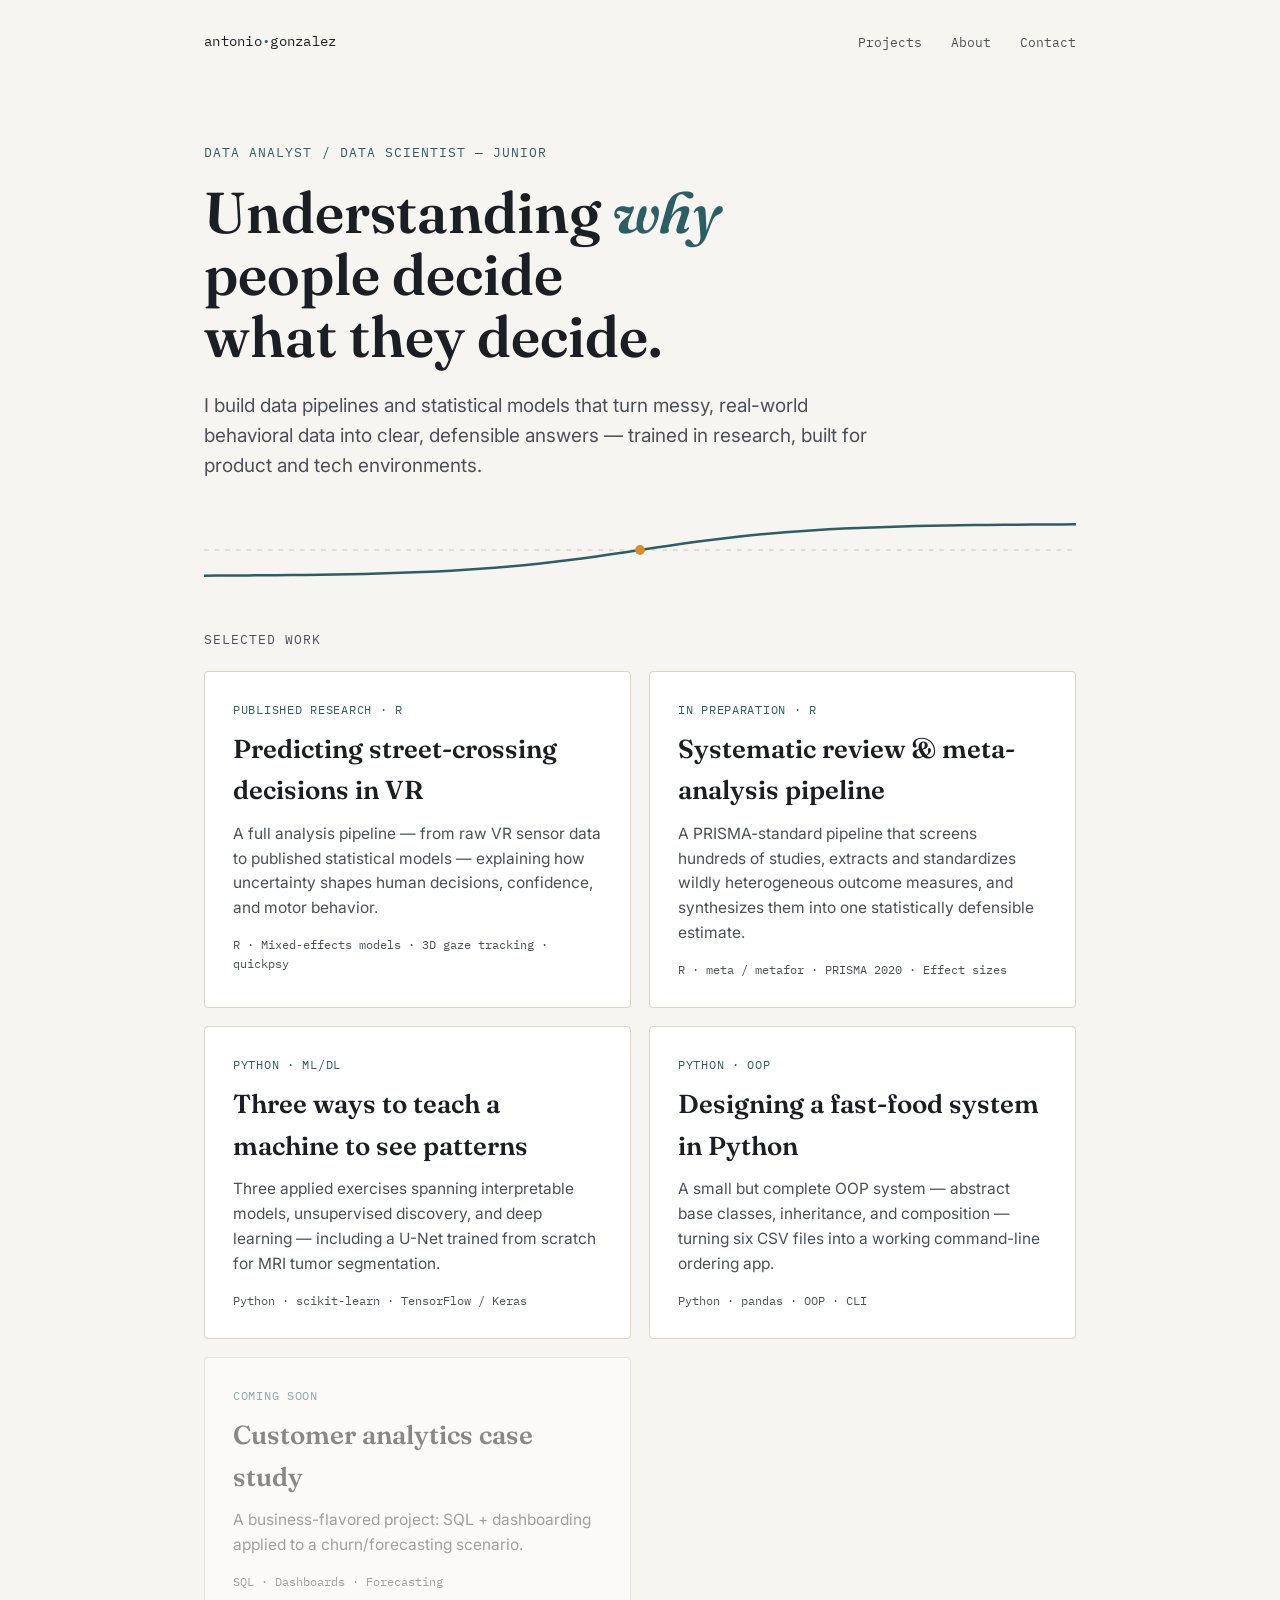
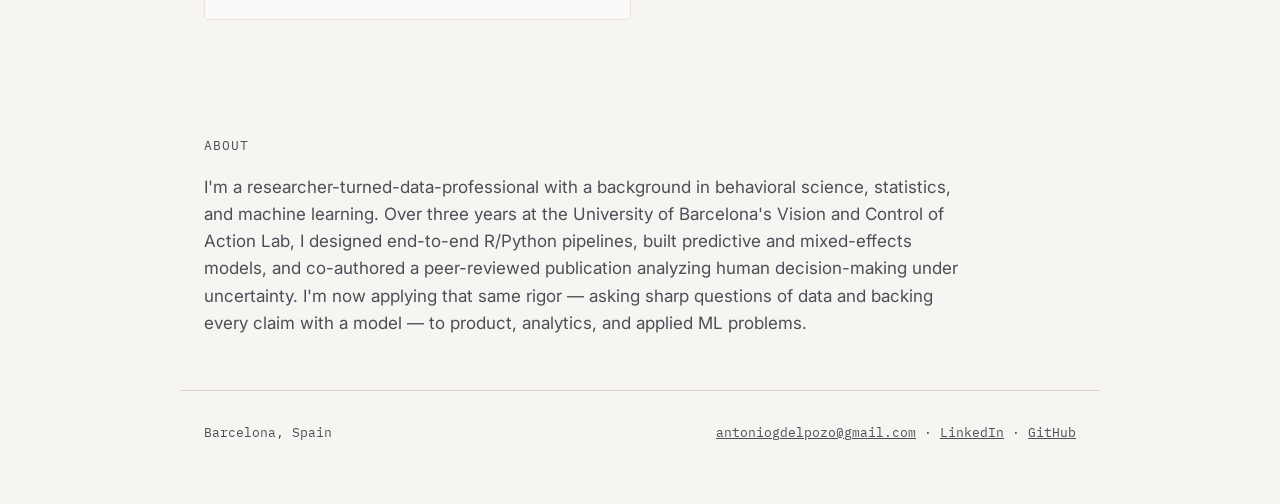
<file: index.html>
<!DOCTYPE html>
<html lang="en">
<head>
<meta charset="UTF-8">
<meta name="viewport" content="width=device-width, initial-scale=1.0">
<title>Antonio González — Portfolio</title>
<link rel="preconnect" href="https://fonts.googleapis.com">
<link href="https://fonts.googleapis.com/css2?family=Fraunces:ital,wght@0,500;0,600;1,500&family=Inter:wght@400;500;600&family=IBM+Plex+Mono:wght@400;500&display=swap" rel="stylesheet">
<link rel="stylesheet" href="style.css">
</head>
<body>

<nav class="nav">
  <a href="index.html" class="nav-logo">antonio<b>·</b>gonzalez</a>
  <div class="nav-links">
    <a href="#projects">Projects</a>
    <a href="#about">About</a>
    <a href="mailto:antoniogdelpozo@gmail.com">Contact</a>
  </div>
</nav>

<header class="hero">
  <div class="hero-eyebrow">Data Analyst / Data Scientist — Junior</div>
  <h1>Understanding <em>why</em> people decide<br>what they decide.</h1>
  <p class="lede">I build data pipelines and statistical models that turn messy, real-world behavioral data into clear, defensible answers — trained in research, built for product and tech environments.</p>
</header>

<div class="wrap">
  <div class="threshold" id="threshold-hero"></div>
</div>

<section class="projects" id="projects">
  <div class="section-label">Selected work</div>
  <div class="project-grid">

    <a href="project-crosswalk.html" class="card">
      <div class="card-tag">Published research · R</div>
      <h3>Predicting street-crossing decisions in VR</h3>
      <p>A full analysis pipeline — from raw VR sensor data to published statistical models — explaining how uncertainty shapes human decisions, confidence, and motor behavior.</p>
      <div class="card-stack">R · Mixed-effects models · 3D gaze tracking · quickpsy</div>
    </a>

    <a href="project-metamotion.html" class="card">
      <div class="card-tag">In preparation · R</div>
      <h3>Systematic review &amp; meta-analysis pipeline</h3>
      <p>A PRISMA-standard pipeline that screens hundreds of studies, extracts and standardizes wildly heterogeneous outcome measures, and synthesizes them into one statistically defensible estimate.</p>
      <div class="card-stack">R · meta / metafor · PRISMA 2020 · Effect sizes</div>
    </a>

    <a href="project-deeptechbrain.html" class="card">
      <div class="card-tag">Python · ML/DL</div>
      <h3>Three ways to teach a machine to see patterns</h3>
      <p>Three applied exercises spanning interpretable models, unsupervised discovery, and deep learning — including a U-Net trained from scratch for MRI tumor segmentation.</p>
      <div class="card-stack">Python · scikit-learn · TensorFlow / Keras</div>
    </a>

    <a href="project-fastfood.html" class="card">
      <div class="card-tag">Python · OOP</div>
      <h3>Designing a fast-food system in Python</h3>
      <p>A small but complete OOP system — abstract base classes, inheritance, and composition — turning six CSV files into a working command-line ordering app.</p>
      <div class="card-stack">Python · pandas · OOP · CLI</div>
    </a>

    <div class="card disabled">
      <div class="card-tag">Coming soon</div>
      <h3>Customer analytics case study</h3>
      <p>A business-flavored project: SQL + dashboarding applied to a churn/forecasting scenario.</p>
      <div class="card-stack">SQL · Dashboards · Forecasting</div>
    </div>

  </div>
</section>

<section class="detail-section" id="about">
  <div class="section-label">About</div>
  <p>I'm a researcher-turned-data-professional with a background in behavioral science, statistics, and machine learning. Over three years at the University of Barcelona's Vision and Control of Action Lab, I designed end-to-end R/Python pipelines, built predictive and mixed-effects models, and co-authored a peer-reviewed publication analyzing human decision-making under uncertainty. I'm now applying that same rigor — asking sharp questions of data and backing every claim with a model — to product, analytics, and applied ML problems.</p>
</section>

<footer>
  <span>Barcelona, Spain</span>
  <span>
    <a href="mailto:antoniogdelpozo@gmail.com">antoniogdelpozo@gmail.com</a> ·
    <a href="https://www.linkedin.com/in/antonio-gonzález-del-pozo-27b938291" target="_blank">LinkedIn</a> ·
    <a href="https://github.com/" target="_blank">GitHub</a>
  </span>
</footer>

<script>
// Signature "threshold line" — a curve crossing a dashed threshold, echoing
// the psychometric threshold plots from the Crosswalk project.
function drawThreshold(containerId) {
  const el = document.getElementById(containerId);
  if (!el) return;
  const w = 900, h = 64;
  const svgNS = "http://www.w3.org/2000/svg";
  const svg = document.createElementNS(svgNS, "svg");
  svg.setAttribute("viewBox", `0 0 ${w} ${h}`);
  svg.setAttribute("preserveAspectRatio", "none");

  const dash = document.createElementNS(svgNS, "line");
  dash.setAttribute("x1", 0); dash.setAttribute("y1", h/2);
  dash.setAttribute("x2", w); dash.setAttribute("y2", h/2);
  dash.setAttribute("class", "dash");
  svg.appendChild(dash);

  // sigmoid-like path
  let d = `M 0 ${h-6}`;
  const n = 60;
  for (let i = 0; i <= n; i++) {
    const x = (i/n) * w;
    const t = (i/n - 0.5) * 10;
    const y = h - 6 - (h - 12) / (1 + Math.exp(-t));
    d += ` L ${x.toFixed(1)} ${y.toFixed(1)}`;
  }
  const path = document.createElementNS(svgNS, "path");
  path.setAttribute("d", d);
  path.setAttribute("class", "curve");
  svg.appendChild(path);

  const dot = document.createElementNS(svgNS, "circle");
  dot.setAttribute("cx", w/2); dot.setAttribute("cy", h/2);
  dot.setAttribute("r", 5);
  dot.setAttribute("class", "dot");
  svg.appendChild(dot);

  el.appendChild(svg);
}
drawThreshold("threshold-hero");
</script>

</body>
</html>
</file>
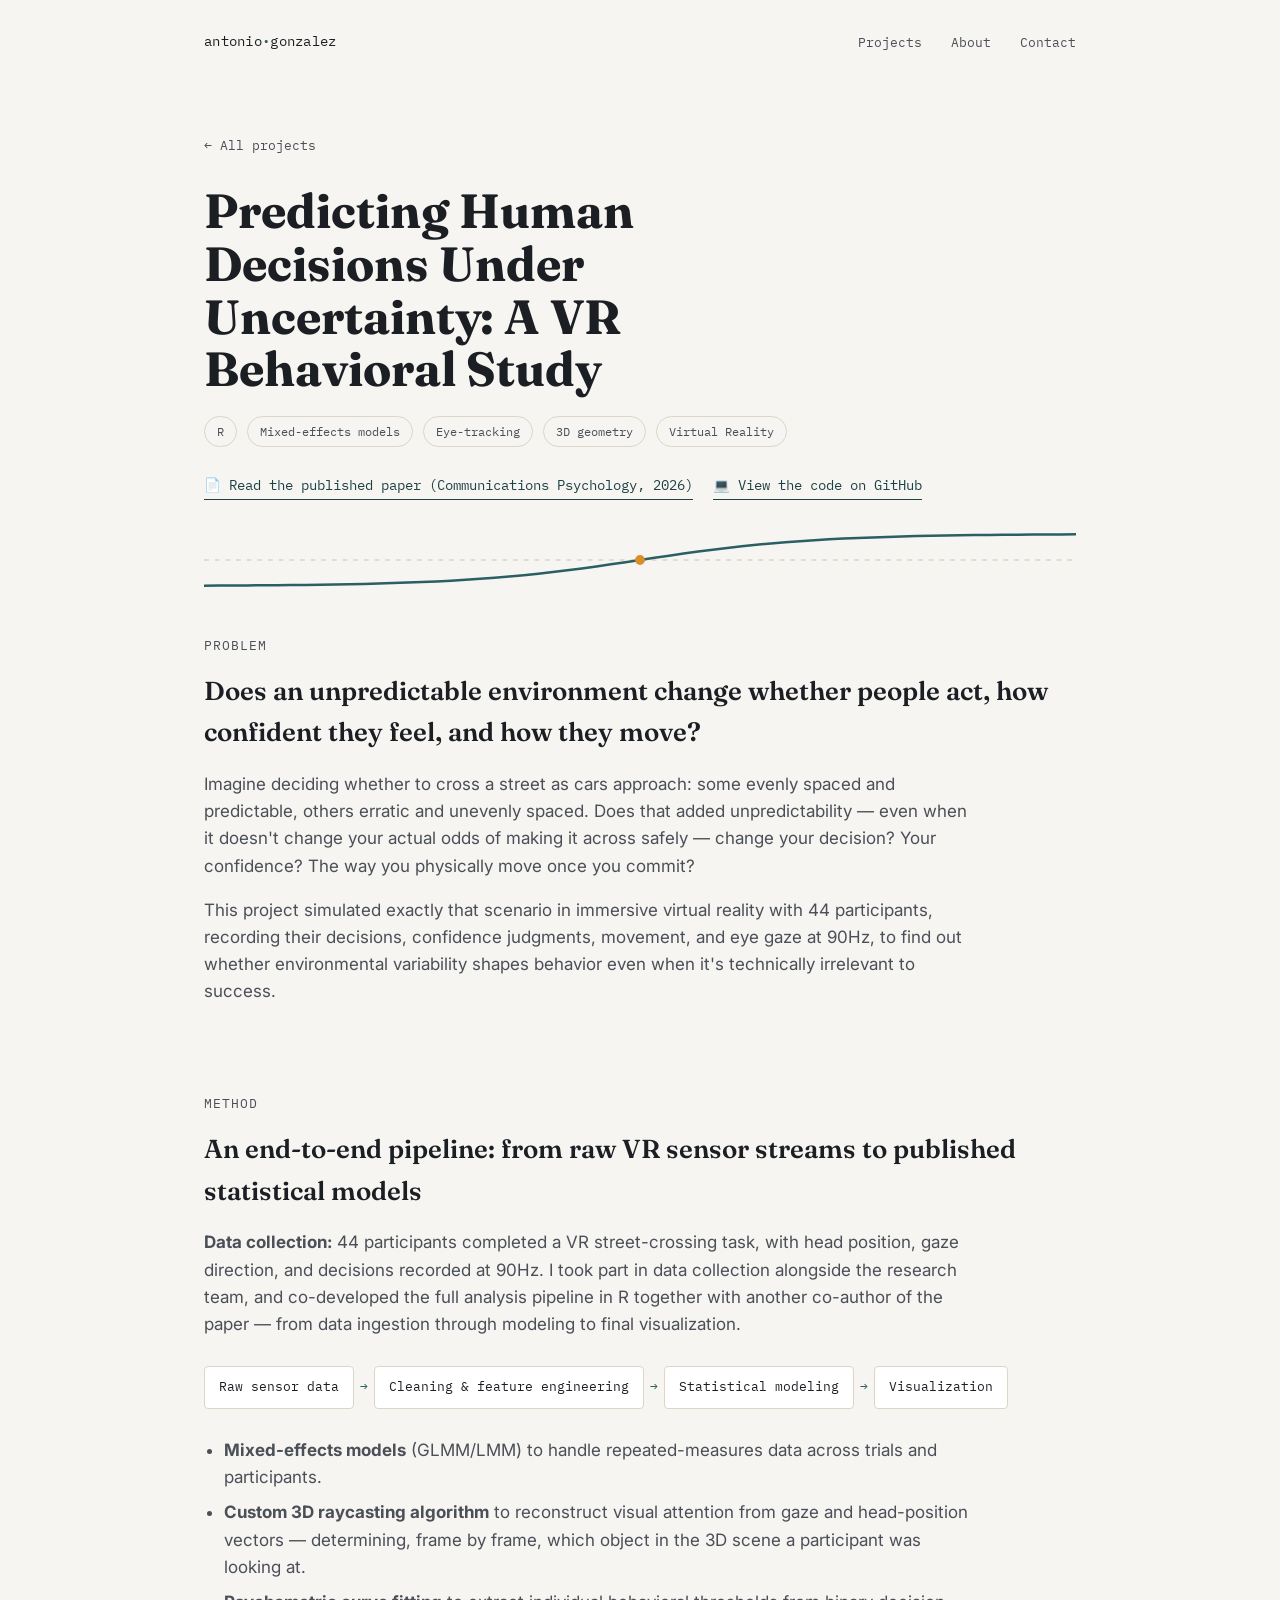
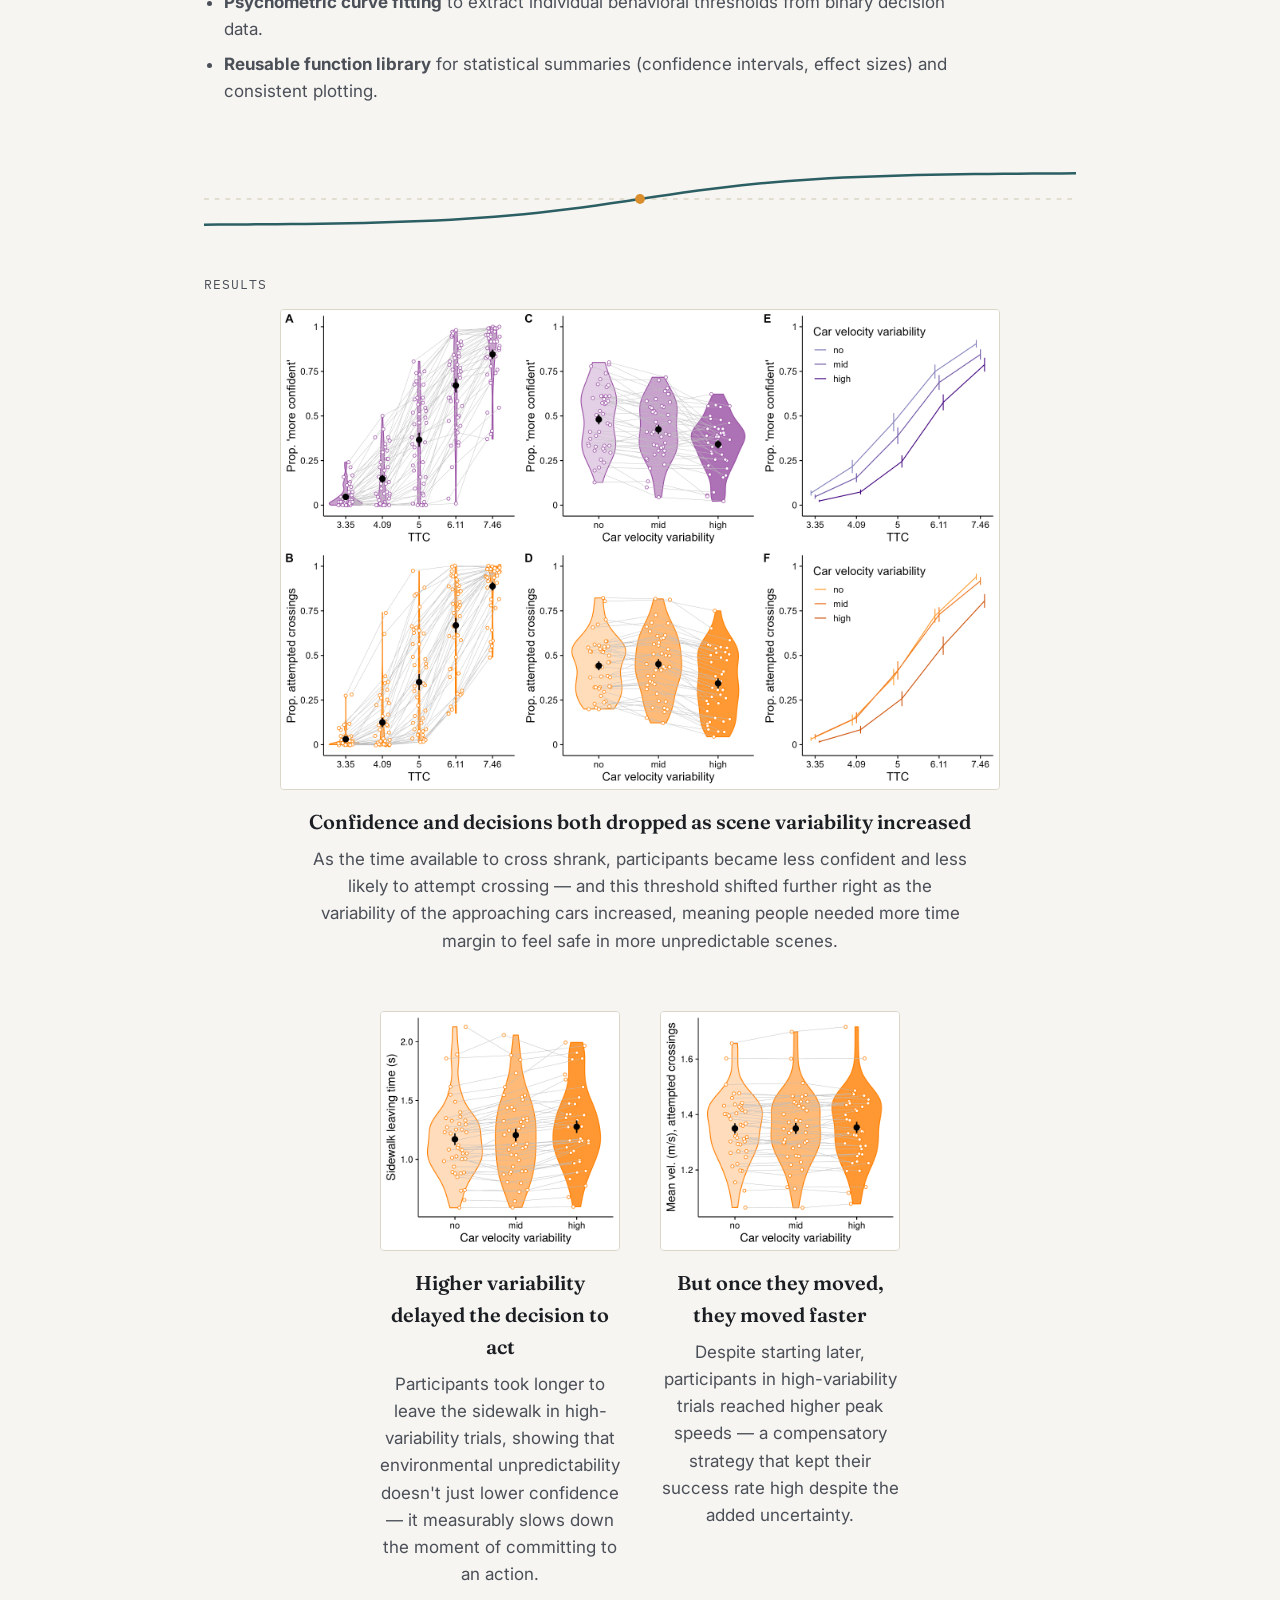
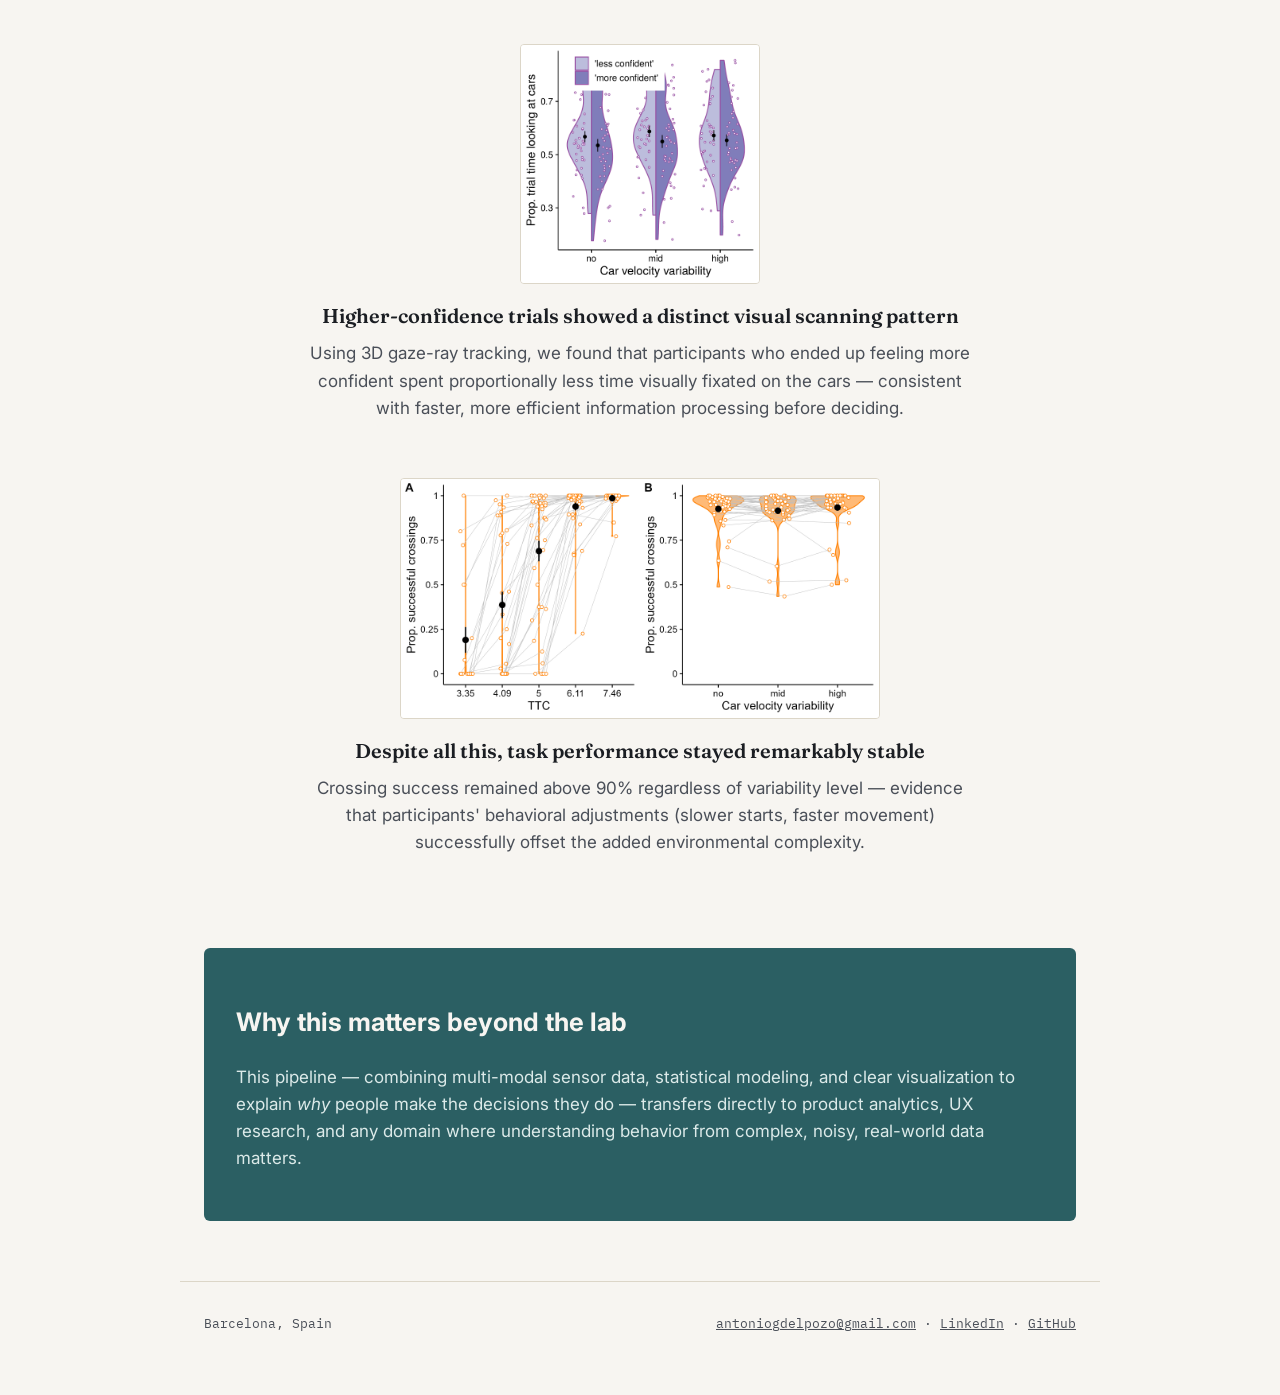
<file: project-crosswalk.html>
<!DOCTYPE html>
<html lang="en">
<head>
<meta charset="UTF-8">
<meta name="viewport" content="width=device-width, initial-scale=1.0">
<title>Predicting Street-Crossing Decisions in VR — Antonio González</title>
<link rel="preconnect" href="https://fonts.googleapis.com">
<link href="https://fonts.googleapis.com/css2?family=Fraunces:ital,wght@0,500;0,600;1,500&family=Inter:wght@400;500;600&family=IBM+Plex+Mono:wght@400;500&display=swap" rel="stylesheet">
<link rel="stylesheet" href="style.css">
</head>
<body>

<nav class="nav">
  <a href="index.html" class="nav-logo">antonio<b>·</b>gonzalez</a>
  <div class="nav-links">
    <a href="index.html#projects">Projects</a>
    <a href="index.html#about">About</a>
    <a href="mailto:antoniogdelpozo@gmail.com">Contact</a>
  </div>
</nav>

<section class="detail-hero">
  <a href="index.html#projects" class="back-link">← All projects</a>
  <h1>Predicting Human Decisions Under Uncertainty: A VR Behavioral Study</h1>

  <div class="meta-row">
    <span class="pill">R</span>
    <span class="pill">Mixed-effects models</span>
    <span class="pill">Eye-tracking</span>
    <span class="pill">3D geometry</span>
    <span class="pill">Virtual Reality</span>
  </div>

  <div class="link-row">
    <a href="https://www.nature.com/articles/s44271-026-00448-1" target="_blank">📄 Read the published paper (Communications Psychology, 2026)</a>
    <a href="https://github.com/antoniogonzalezdp/antoniogonzalezdp.github.io/tree/main/code_analysis/crosswalk" target="_blank">💻 View the code on GitHub</a>
  </div>
</section>

<div class="wrap"><div class="threshold" id="threshold-1"></div></div>

<section class="detail-section">
  <div class="section-label">Problem</div>
  <h2>Does an unpredictable environment change whether people act, how confident they feel, and how they move?</h2>
  <p>Imagine deciding whether to cross a street as cars approach: some evenly spaced and predictable, others erratic and unevenly spaced. Does that added unpredictability — even when it doesn't change your actual odds of making it across safely — change your decision? Your confidence? The way you physically move once you commit?</p>
  <p>This project simulated exactly that scenario in immersive virtual reality with 44 participants, recording their decisions, confidence judgments, movement, and eye gaze at 90Hz, to find out whether environmental variability shapes behavior even when it's technically irrelevant to success.</p>
</section>

<section class="detail-section">
  <div class="section-label">Method</div>
  <h2>An end-to-end pipeline: from raw VR sensor streams to published statistical models</h2>
  <p><strong>Data collection:</strong> 44 participants completed a VR street-crossing task, with head position, gaze direction, and decisions recorded at 90Hz. I took part in data collection alongside the research team, and co-developed the full analysis pipeline in R together with another co-author of the paper — from data ingestion through modeling to final visualization.</p>

  <div class="pipeline">
    <div class="step">Raw sensor data</div><div class="arrow">→</div>
    <div class="step">Cleaning &amp; feature engineering</div><div class="arrow">→</div>
    <div class="step">Statistical modeling</div><div class="arrow">→</div>
    <div class="step">Visualization</div>
  </div>

  <ul style="margin-top:28px;">
    <li><strong>Mixed-effects models</strong> (GLMM/LMM) to handle repeated-measures data across trials and participants.</li>
    <li><strong>Custom 3D raycasting algorithm</strong> to reconstruct visual attention from gaze and head-position vectors — determining, frame by frame, which object in the 3D scene a participant was looking at.</li>
    <li><strong>Psychometric curve fitting</strong> to extract individual behavioral thresholds from binary decision data.</li>
    <li><strong>Reusable function library</strong> for statistical summaries (confidence intervals, effect sizes) and consistent plotting.</li>
  </ul>
</section>

<div class="wrap"><div class="threshold" id="threshold-2"></div></div>

<section class="detail-section">
  <div class="section-label">Results</div>

  <div class="result-block panels-6">
    <figure><img src="images/psychometric_curves.jpeg" alt="Psychometric curves showing confidence and crossing attempts as a function of time-to-contact and car velocity variability"></figure>
    <div class="result-title">Confidence and decisions both dropped as scene variability increased</div>
    <p>As the time available to cross shrank, participants became less confident and less likely to attempt crossing — and this threshold shifted further right as the variability of the approaching cars increased, meaning people needed more time margin to feel safe in more unpredictable scenes.</p>
  </div>

  <div class="result-pair">
    <div class="result-block panels-1">
      <figure><img src="images/movement_initiation.png" alt="Sidewalk leaving time as a function of car velocity variability"></figure>
      <div class="result-title">Higher variability delayed the decision to act</div>
      <p>Participants took longer to leave the sidewalk in high-variability trials, showing that environmental unpredictability doesn't just lower confidence — it measurably slows down the moment of committing to an action.</p>
    </div>

    <div class="result-block panels-1">
      <figure><img src="images/peak_velocity.png" alt="Peak movement velocity as a function of car velocity variability"></figure>
      <div class="result-title">But once they moved, they moved faster</div>
      <p>Despite starting later, participants in high-variability trials reached higher peak speeds — a compensatory strategy that kept their success rate high despite the added uncertainty.</p>
    </div>
  </div>

  <div class="result-block panels-1">
    <figure><img src="images/gaze_attention.png" alt="Proportion of trial time spent looking at cars, split by confidence judgment"></figure>
    <div class="result-title">Higher-confidence trials showed a distinct visual scanning pattern</div>
    <p>Using 3D gaze-ray tracking, we found that participants who ended up feeling more confident spent proportionally less time visually fixated on the cars — consistent with faster, more efficient information processing before deciding.</p>
  </div>

  <div class="result-block panels-2">
    <figure><img src="images/success_rate.jpeg" alt="Proportion of successful crossings as a function of time-to-contact and car velocity variability"></figure>
    <div class="result-title">Despite all this, task performance stayed remarkably stable</div>
    <p>Crossing success remained above 90% regardless of variability level — evidence that participants' behavioral adjustments (slower starts, faster movement) successfully offset the added environmental complexity.</p>
  </div>

</section>

<div class="impact-box">
  <h2>Why this matters beyond the lab</h2>
  <p>This pipeline — combining multi-modal sensor data, statistical modeling, and clear visualization to explain <em>why</em> people make the decisions they do — transfers directly to product analytics, UX research, and any domain where understanding behavior from complex, noisy, real-world data matters.</p>
</div>

<footer>
  <span>Barcelona, Spain</span>
  <span>
    <a href="mailto:antoniogdelpozo@gmail.com">antoniogdelpozo@gmail.com</a> ·
    <a href="https://www.linkedin.com/in/antonio-gonzález-del-pozo-27b938291" target="_blank">LinkedIn</a> ·
    <a href="https://github.com/" target="_blank">GitHub</a>
  </span>
</footer>

<script>
function drawThreshold(containerId) {
  const el = document.getElementById(containerId);
  if (!el) return;
  const w = 900, h = 64;
  const svgNS = "http://www.w3.org/2000/svg";
  const svg = document.createElementNS(svgNS, "svg");
  svg.setAttribute("viewBox", `0 0 ${w} ${h}`);
  svg.setAttribute("preserveAspectRatio", "none");

  const dash = document.createElementNS(svgNS, "line");
  dash.setAttribute("x1", 0); dash.setAttribute("y1", h/2);
  dash.setAttribute("x2", w); dash.setAttribute("y2", h/2);
  dash.setAttribute("class", "dash");
  svg.appendChild(dash);

  let d = `M 0 ${h-6}`;
  const n = 60;
  for (let i = 0; i <= n; i++) {
    const x = (i/n) * w;
    const t = (i/n - 0.5) * 10;
    const y = h - 6 - (h - 12) / (1 + Math.exp(-t));
    d += ` L ${x.toFixed(1)} ${y.toFixed(1)}`;
  }
  const path = document.createElementNS(svgNS, "path");
  path.setAttribute("d", d);
  path.setAttribute("class", "curve");
  svg.appendChild(path);

  const dot = document.createElementNS(svgNS, "circle");
  dot.setAttribute("cx", w/2); dot.setAttribute("cy", h/2);
  dot.setAttribute("r", 5);
  dot.setAttribute("class", "dot");
  svg.appendChild(dot);

  el.appendChild(svg);
}
drawThreshold("threshold-1");
drawThreshold("threshold-2");
</script>

</body>
</html>
</file>
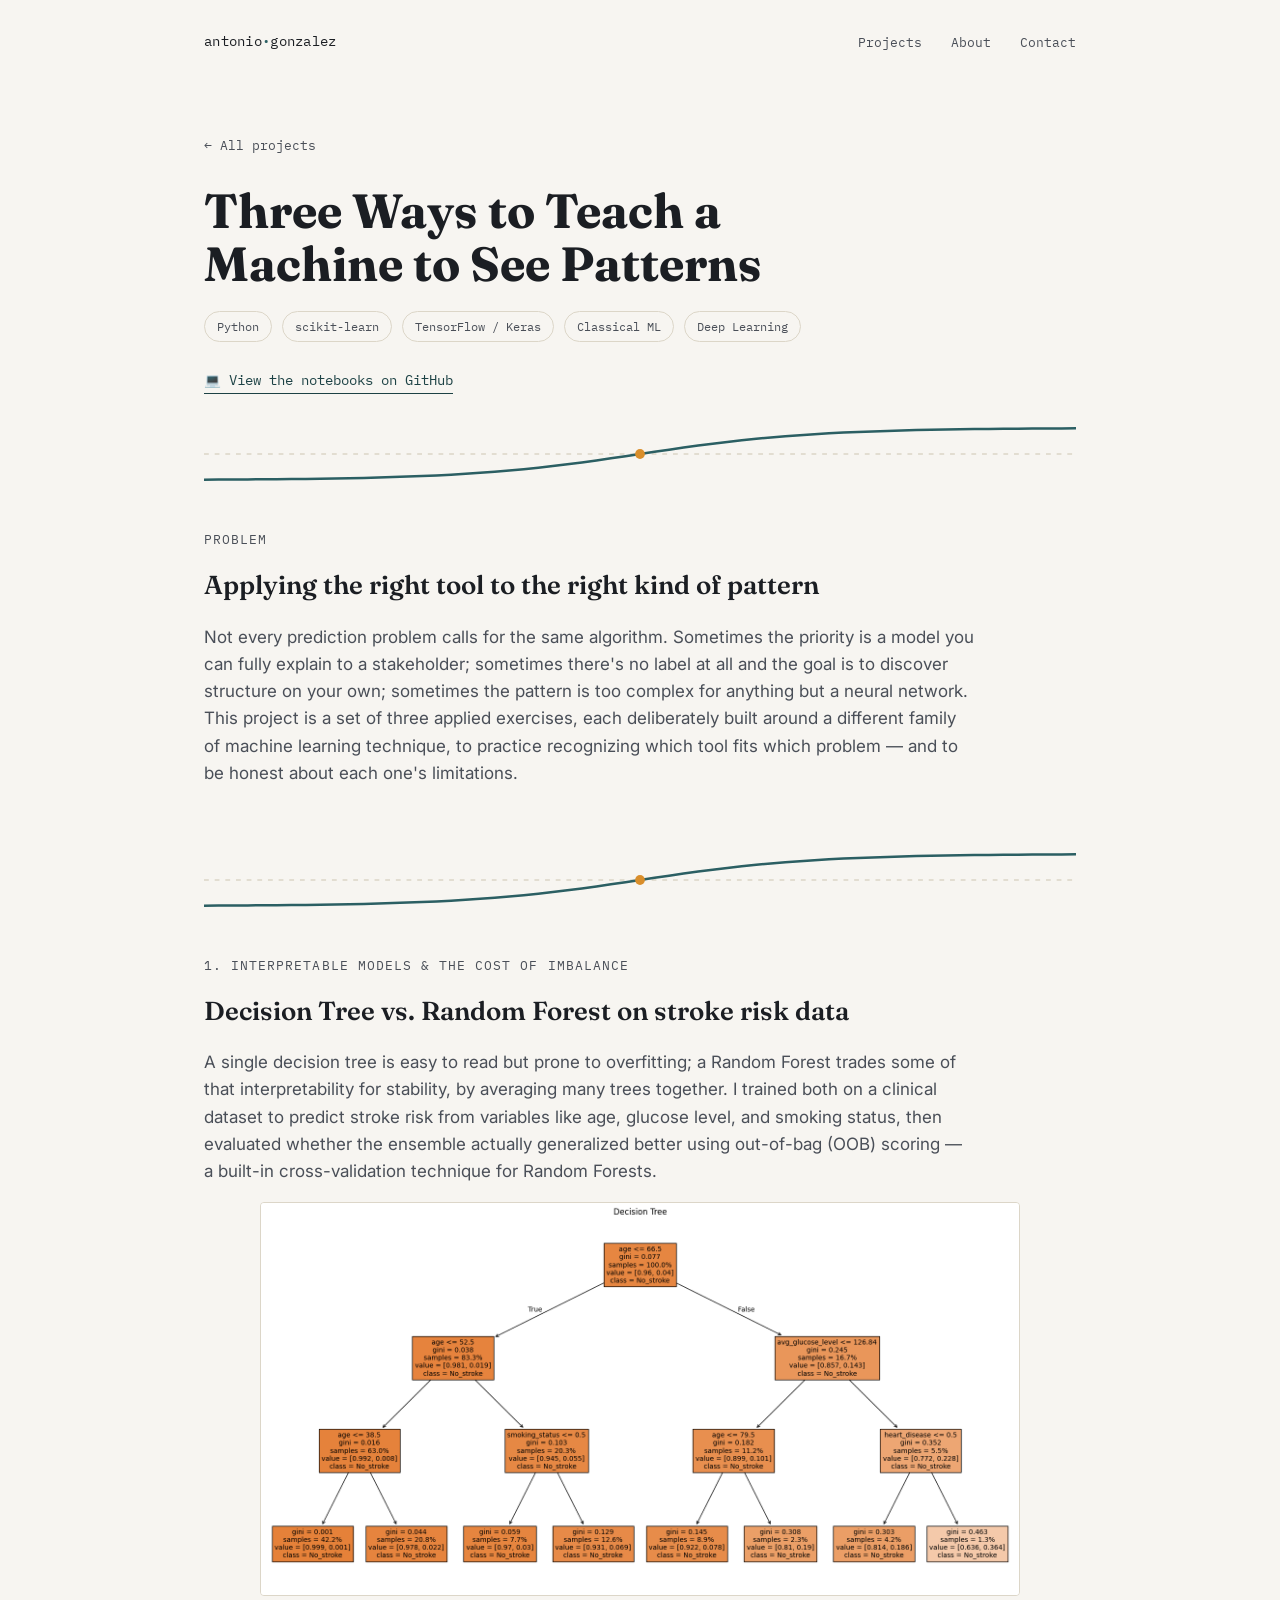
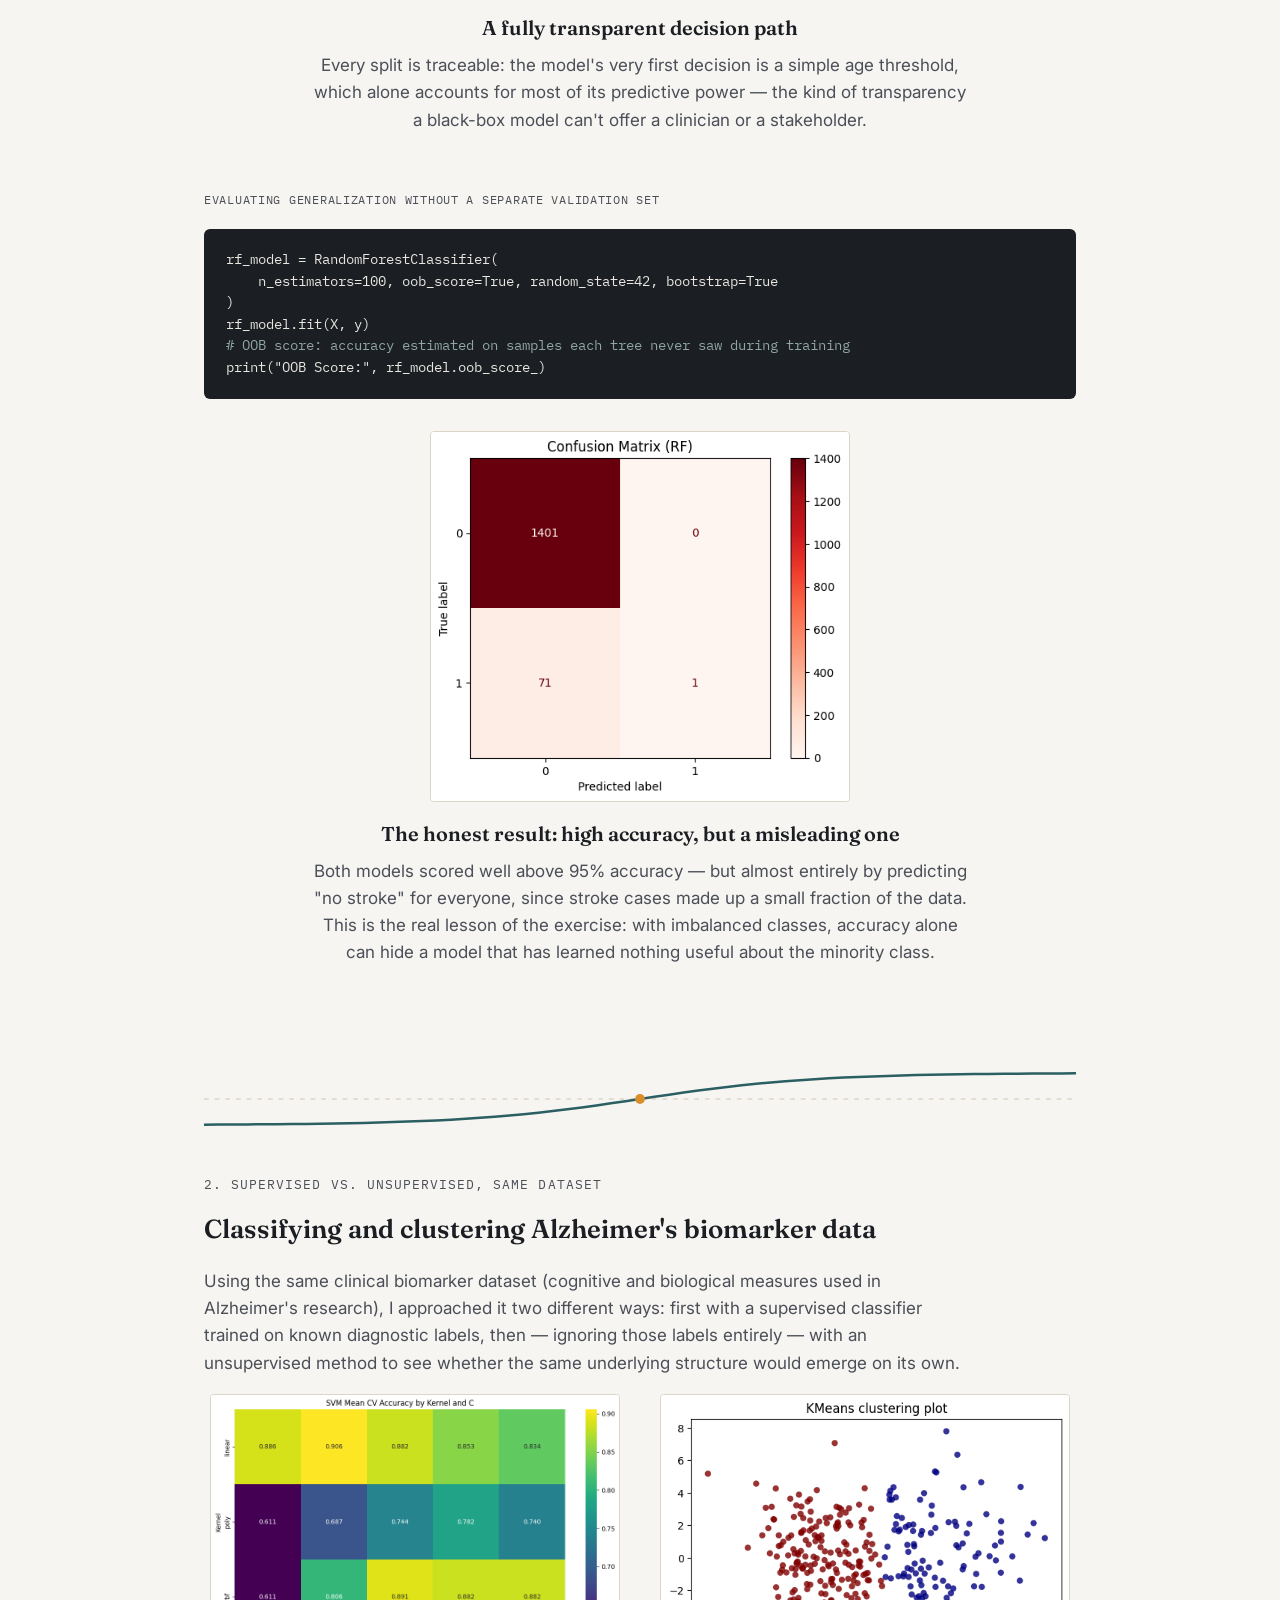
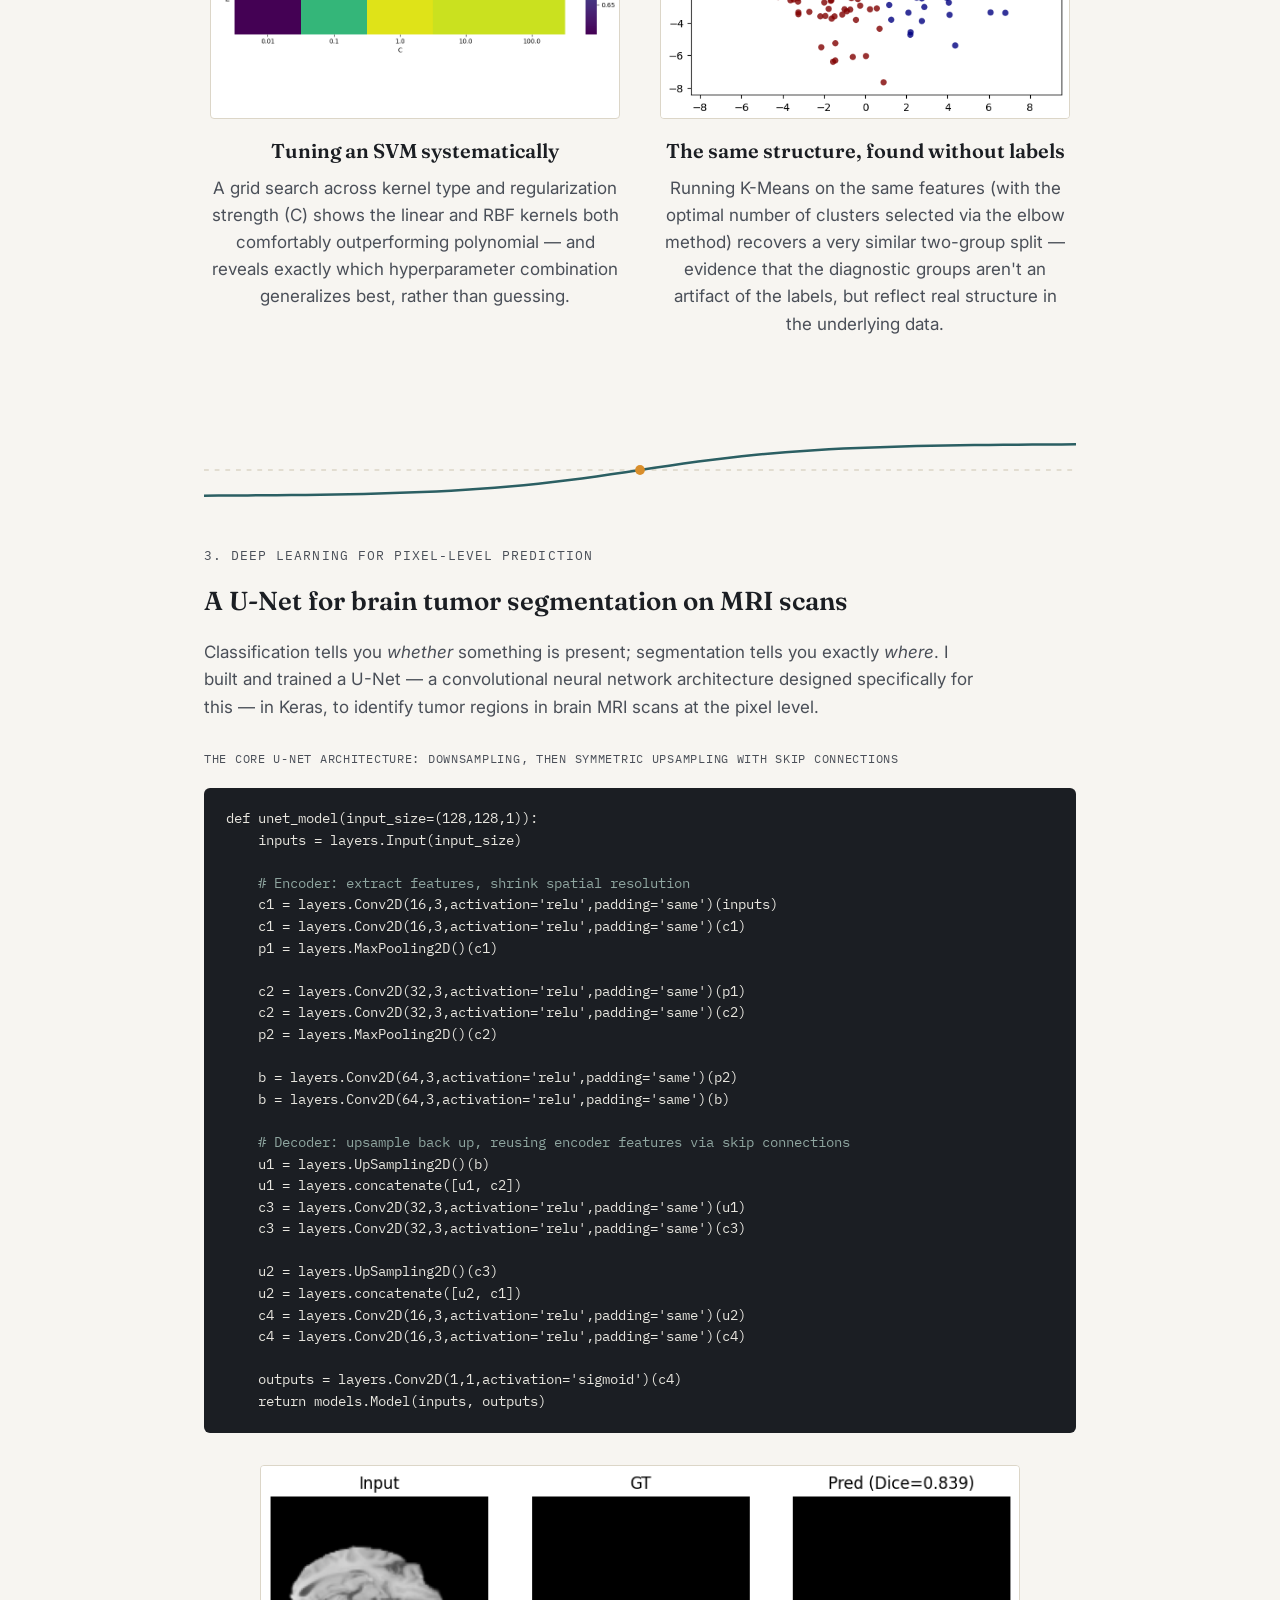
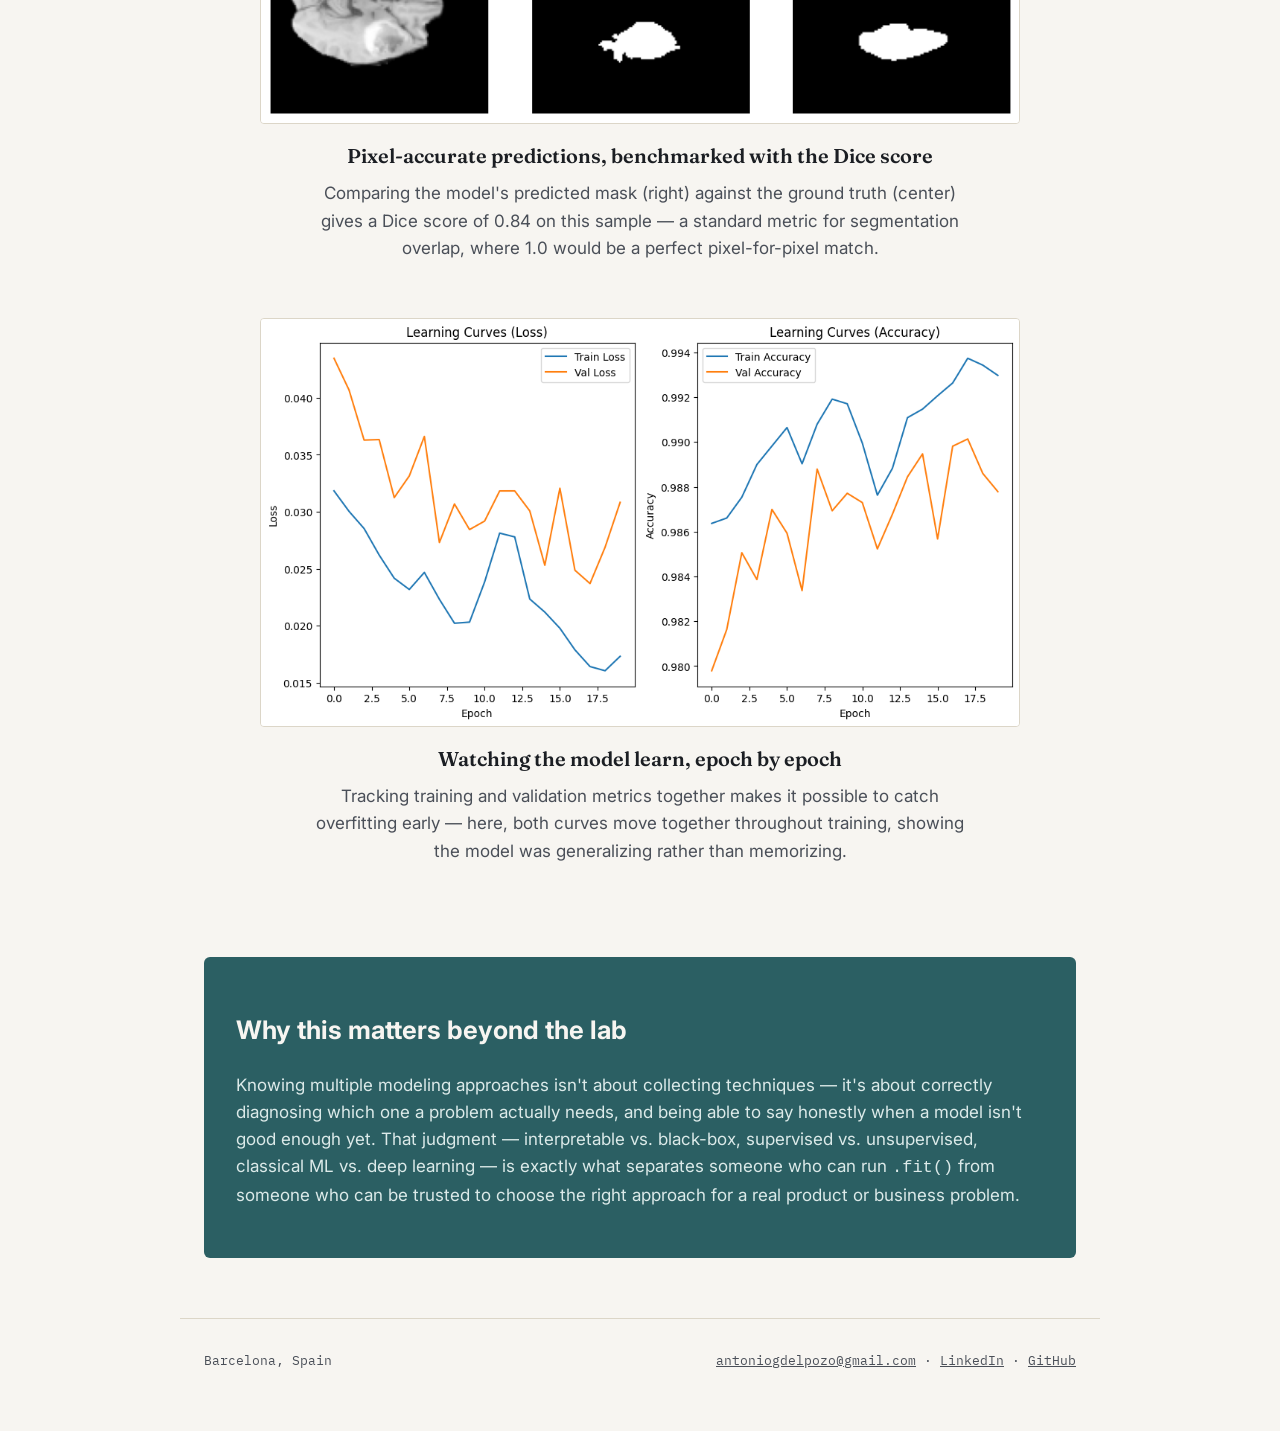
<file: project-deeptechbrain.html>
<!DOCTYPE html>
<html lang="en">
<head>
<meta charset="UTF-8">
<meta name="viewport" content="width=device-width, initial-scale=1.0">
<title>Three Ways to Teach a Machine to See Patterns — Antonio González</title>
<link rel="preconnect" href="https://fonts.googleapis.com">
<link href="https://fonts.googleapis.com/css2?family=Fraunces:ital,wght@0,500;0,600;1,500&family=Inter:wght@400;500;600&family=IBM+Plex+Mono:wght@400;500&display=swap" rel="stylesheet">
<link rel="stylesheet" href="style.css">
</head>
<body>

<nav class="nav">
  <a href="index.html" class="nav-logo">antonio<b>·</b>gonzalez</a>
  <div class="nav-links">
    <a href="index.html#projects">Projects</a>
    <a href="index.html#about">About</a>
    <a href="mailto:antoniogdelpozo@gmail.com">Contact</a>
  </div>
</nav>

<section class="detail-hero">
  <a href="index.html#projects" class="back-link">← All projects</a>
  <h1>Three Ways to Teach a Machine to See Patterns</h1>

  <div class="meta-row">
    <span class="pill">Python</span>
    <span class="pill">scikit-learn</span>
    <span class="pill">TensorFlow / Keras</span>
    <span class="pill">Classical ML</span>
    <span class="pill">Deep Learning</span>
  </div>

  <div class="link-row">
    <a href="https://github.com/antoniogonzalezdp/antoniogonzalezdp.github.io/tree/main/code_analysis/deep-tech-brain" target="_blank">💻 View the notebooks on GitHub</a>
  </div>
</section>

<div class="wrap"><div class="threshold" id="threshold-1"></div></div>

<section class="detail-section">
  <div class="section-label">Problem</div>
  <h2>Applying the right tool to the right kind of pattern</h2>
  <p>Not every prediction problem calls for the same algorithm. Sometimes the priority is a model you can fully explain to a stakeholder; sometimes there's no label at all and the goal is to discover structure on your own; sometimes the pattern is too complex for anything but a neural network. This project is a set of three applied exercises, each deliberately built around a different family of machine learning technique, to practice recognizing which tool fits which problem — and to be honest about each one's limitations.</p>
</section>

<div class="wrap"><div class="threshold" id="threshold-2"></div></div>

<section class="detail-section">
  <div class="section-label">1. Interpretable models &amp; the cost of imbalance</div>
  <h2>Decision Tree vs. Random Forest on stroke risk data</h2>
  <p>A single decision tree is easy to read but prone to overfitting; a Random Forest trades some of that interpretability for stability, by averaging many trees together. I trained both on a clinical dataset to predict stroke risk from variables like age, glucose level, and smoking status, then evaluated whether the ensemble actually generalized better using out-of-bag (OOB) scoring — a built-in cross-validation technique for Random Forests.</p>

  <div class="result-block fig-wide">
    <figure><img src="images/decision_tree.png" alt="Decision tree showing splits on age, glucose level, smoking status and heart disease to predict stroke risk"></figure>
    <div class="result-title">A fully transparent decision path</div>
    <p>Every split is traceable: the model's very first decision is a simple age threshold, which alone accounts for most of its predictive power — the kind of transparency a black-box model can't offer a clinician or a stakeholder.</p>
  </div>

  <div class="code-label">Evaluating generalization without a separate validation set</div>
  <div class="code-block">rf_model = RandomForestClassifier(
    n_estimators=100, oob_score=True, random_state=42, bootstrap=True
)
rf_model.fit(X, y)
<span class="cm"># OOB score: accuracy estimated on samples each tree never saw during training</span>
print("OOB Score:", rf_model.oob_score_)</div>

  <div class="result-block fig-med" style="margin-top:32px;">
    <figure><img src="images/rf_confusion_matrix.png" alt="Confusion matrix for the Random Forest model showing high overall accuracy but almost no correct predictions for the minority stroke class"></figure>
    <div class="result-title">The honest result: high accuracy, but a misleading one</div>
    <p>Both models scored well above 95% accuracy — but almost entirely by predicting "no stroke" for everyone, since stroke cases made up a small fraction of the data. This is the real lesson of the exercise: with imbalanced classes, accuracy alone can hide a model that has learned nothing useful about the minority class.</p>
  </div>
</section>

<div class="wrap"><div class="threshold" id="threshold-3"></div></div>

<section class="detail-section">
  <div class="section-label">2. Supervised vs. unsupervised, same dataset</div>
  <h2>Classifying and clustering Alzheimer's biomarker data</h2>
  <p>Using the same clinical biomarker dataset (cognitive and biological measures used in Alzheimer's research), I approached it two different ways: first with a supervised classifier trained on known diagnostic labels, then — ignoring those labels entirely — with an unsupervised method to see whether the same underlying structure would emerge on its own.</p>

  <div class="result-pair" style="align-items:flex-start;">
    <div class="result-block fig-align">
      <figure><img src="images/svm_heatmap.png" alt="Heatmap of SVM cross-validation accuracy across different kernels and regularization strengths"></figure>
      <div class="result-title">Tuning an SVM systematically</div>
      <p>A grid search across kernel type and regularization strength (C) shows the linear and RBF kernels both comfortably outperforming polynomial — and reveals exactly which hyperparameter combination generalizes best, rather than guessing.</p>
    </div>

    <div class="result-block fig-align">
      <figure><img src="images/kmeans_clusters.png" alt="K-Means clustering result on the biomarker dataset projected onto two principal components"></figure>
      <div class="result-title">The same structure, found without labels</div>
      <p>Running K-Means on the same features (with the optimal number of clusters selected via the elbow method) recovers a very similar two-group split — evidence that the diagnostic groups aren't an artifact of the labels, but reflect real structure in the underlying data.</p>
    </div>
  </div>
</section>

<div class="wrap"><div class="threshold" id="threshold-4"></div></div>

<section class="detail-section">
  <div class="section-label">3. Deep learning for pixel-level prediction</div>
  <h2>A U-Net for brain tumor segmentation on MRI scans</h2>
  <p>Classification tells you <em>whether</em> something is present; segmentation tells you exactly <em>where</em>. I built and trained a U-Net — a convolutional neural network architecture designed specifically for this — in Keras, to identify tumor regions in brain MRI scans at the pixel level.</p>

  <div class="code-label">The core U-Net architecture: downsampling, then symmetric upsampling with skip connections</div>
  <div class="code-block">def unet_model(input_size=(128,128,1)):
    inputs = layers.Input(input_size)

    <span class="cm"># Encoder: extract features, shrink spatial resolution</span>
    c1 = layers.Conv2D(16,3,activation='relu',padding='same')(inputs)
    c1 = layers.Conv2D(16,3,activation='relu',padding='same')(c1)
    p1 = layers.MaxPooling2D()(c1)

    c2 = layers.Conv2D(32,3,activation='relu',padding='same')(p1)
    c2 = layers.Conv2D(32,3,activation='relu',padding='same')(c2)
    p2 = layers.MaxPooling2D()(c2)

    b = layers.Conv2D(64,3,activation='relu',padding='same')(p2)
    b = layers.Conv2D(64,3,activation='relu',padding='same')(b)

    <span class="cm"># Decoder: upsample back up, reusing encoder features via skip connections</span>
    u1 = layers.UpSampling2D()(b)
    u1 = layers.concatenate([u1, c2])
    c3 = layers.Conv2D(32,3,activation='relu',padding='same')(u1)
    c3 = layers.Conv2D(32,3,activation='relu',padding='same')(c3)

    u2 = layers.UpSampling2D()(c3)
    u2 = layers.concatenate([u2, c1])
    c4 = layers.Conv2D(16,3,activation='relu',padding='same')(u2)
    c4 = layers.Conv2D(16,3,activation='relu',padding='same')(c4)

    outputs = layers.Conv2D(1,1,activation='sigmoid')(c4)
    return models.Model(inputs, outputs)</div>

  <div class="result-block fig-wide" style="margin-top:32px;">
    <figure><img src="images/unet_segmentation.png" alt="MRI input scan, ground truth tumor mask, and the model's predicted segmentation, with a Dice score of 0.839"></figure>
    <div class="result-title">Pixel-accurate predictions, benchmarked with the Dice score</div>
    <p>Comparing the model's predicted mask (right) against the ground truth (center) gives a Dice score of 0.84 on this sample — a standard metric for segmentation overlap, where 1.0 would be a perfect pixel-for-pixel match.</p>
  </div>

  <div class="result-block fig-wide">
    <figure><img src="images/unet_learning_curves.png" alt="Training and validation loss and accuracy curves across training epochs"></figure>
    <div class="result-title">Watching the model learn, epoch by epoch</div>
    <p>Tracking training and validation metrics together makes it possible to catch overfitting early — here, both curves move together throughout training, showing the model was generalizing rather than memorizing.</p>
  </div>
</section>

<div class="impact-box">
  <h2>Why this matters beyond the lab</h2>
  <p>Knowing multiple modeling approaches isn't about collecting techniques — it's about correctly diagnosing which one a problem actually needs, and being able to say honestly when a model isn't good enough yet. That judgment — interpretable vs. black-box, supervised vs. unsupervised, classical ML vs. deep learning — is exactly what separates someone who can run <code>.fit()</code> from someone who can be trusted to choose the right approach for a real product or business problem.</p>
</div>

<footer>
  <span>Barcelona, Spain</span>
  <span>
    <a href="mailto:antoniogdelpozo@gmail.com">antoniogdelpozo@gmail.com</a> ·
    <a href="https://www.linkedin.com/in/antonio-gonzález-del-pozo-27b938291" target="_blank">LinkedIn</a> ·
    <a href="https://github.com/" target="_blank">GitHub</a>
  </span>
</footer>

<script>
function drawThreshold(containerId) {
  const el = document.getElementById(containerId);
  if (!el) return;
  const w = 900, h = 64;
  const svgNS = "http://www.w3.org/2000/svg";
  const svg = document.createElementNS(svgNS, "svg");
  svg.setAttribute("viewBox", `0 0 ${w} ${h}`);
  svg.setAttribute("preserveAspectRatio", "none");

  const dash = document.createElementNS(svgNS, "line");
  dash.setAttribute("x1", 0); dash.setAttribute("y1", h/2);
  dash.setAttribute("x2", w); dash.setAttribute("y2", h/2);
  dash.setAttribute("class", "dash");
  svg.appendChild(dash);

  let d = `M 0 ${h-6}`;
  const n = 60;
  for (let i = 0; i <= n; i++) {
    const x = (i/n) * w;
    const t = (i/n - 0.5) * 10;
    const y = h - 6 - (h - 12) / (1 + Math.exp(-t));
    d += ` L ${x.toFixed(1)} ${y.toFixed(1)}`;
  }
  const path = document.createElementNS(svgNS, "path");
  path.setAttribute("d", d);
  path.setAttribute("class", "curve");
  svg.appendChild(path);

  const dot = document.createElementNS(svgNS, "circle");
  dot.setAttribute("cx", w/2); dot.setAttribute("cy", h/2);
  dot.setAttribute("r", 5);
  dot.setAttribute("class", "dot");
  svg.appendChild(dot);

  el.appendChild(svg);
}
drawThreshold("threshold-1");
drawThreshold("threshold-2");
drawThreshold("threshold-3");
drawThreshold("threshold-4");
</script>

</body>
</html>
</file>
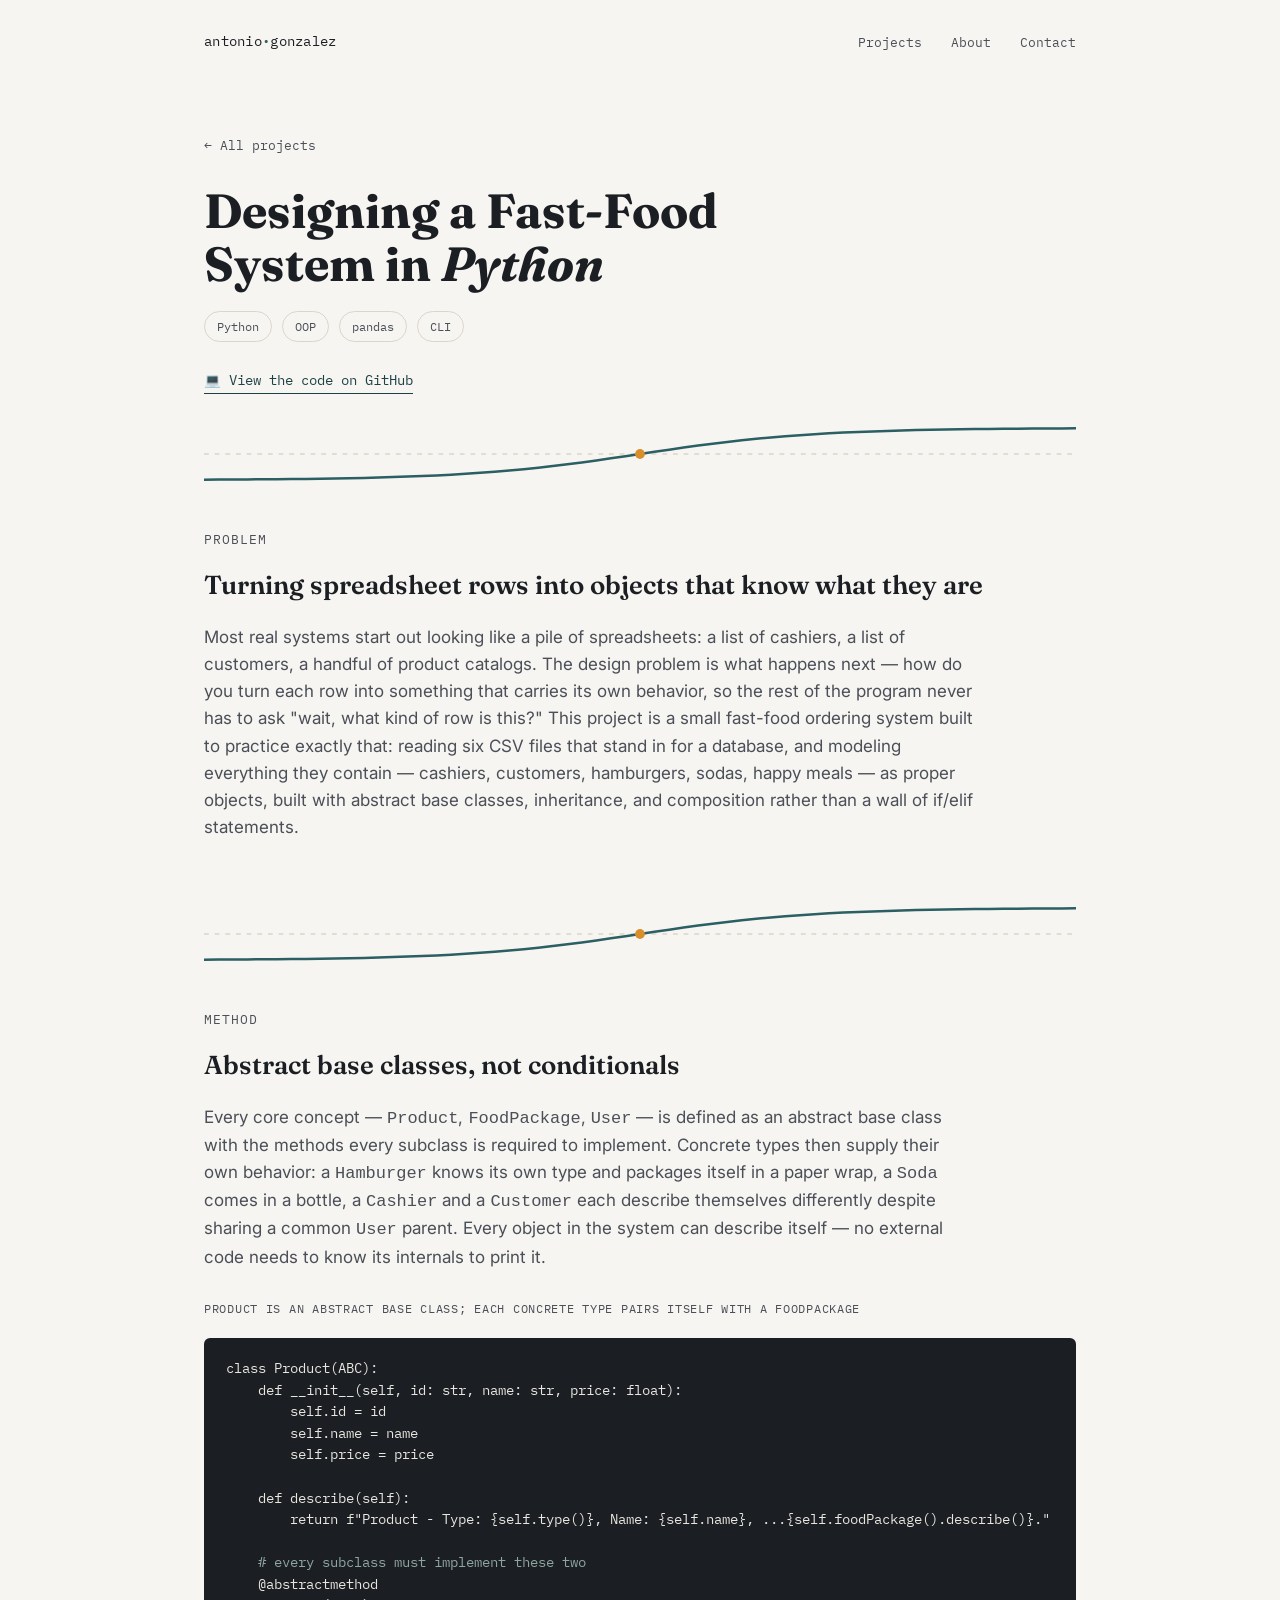
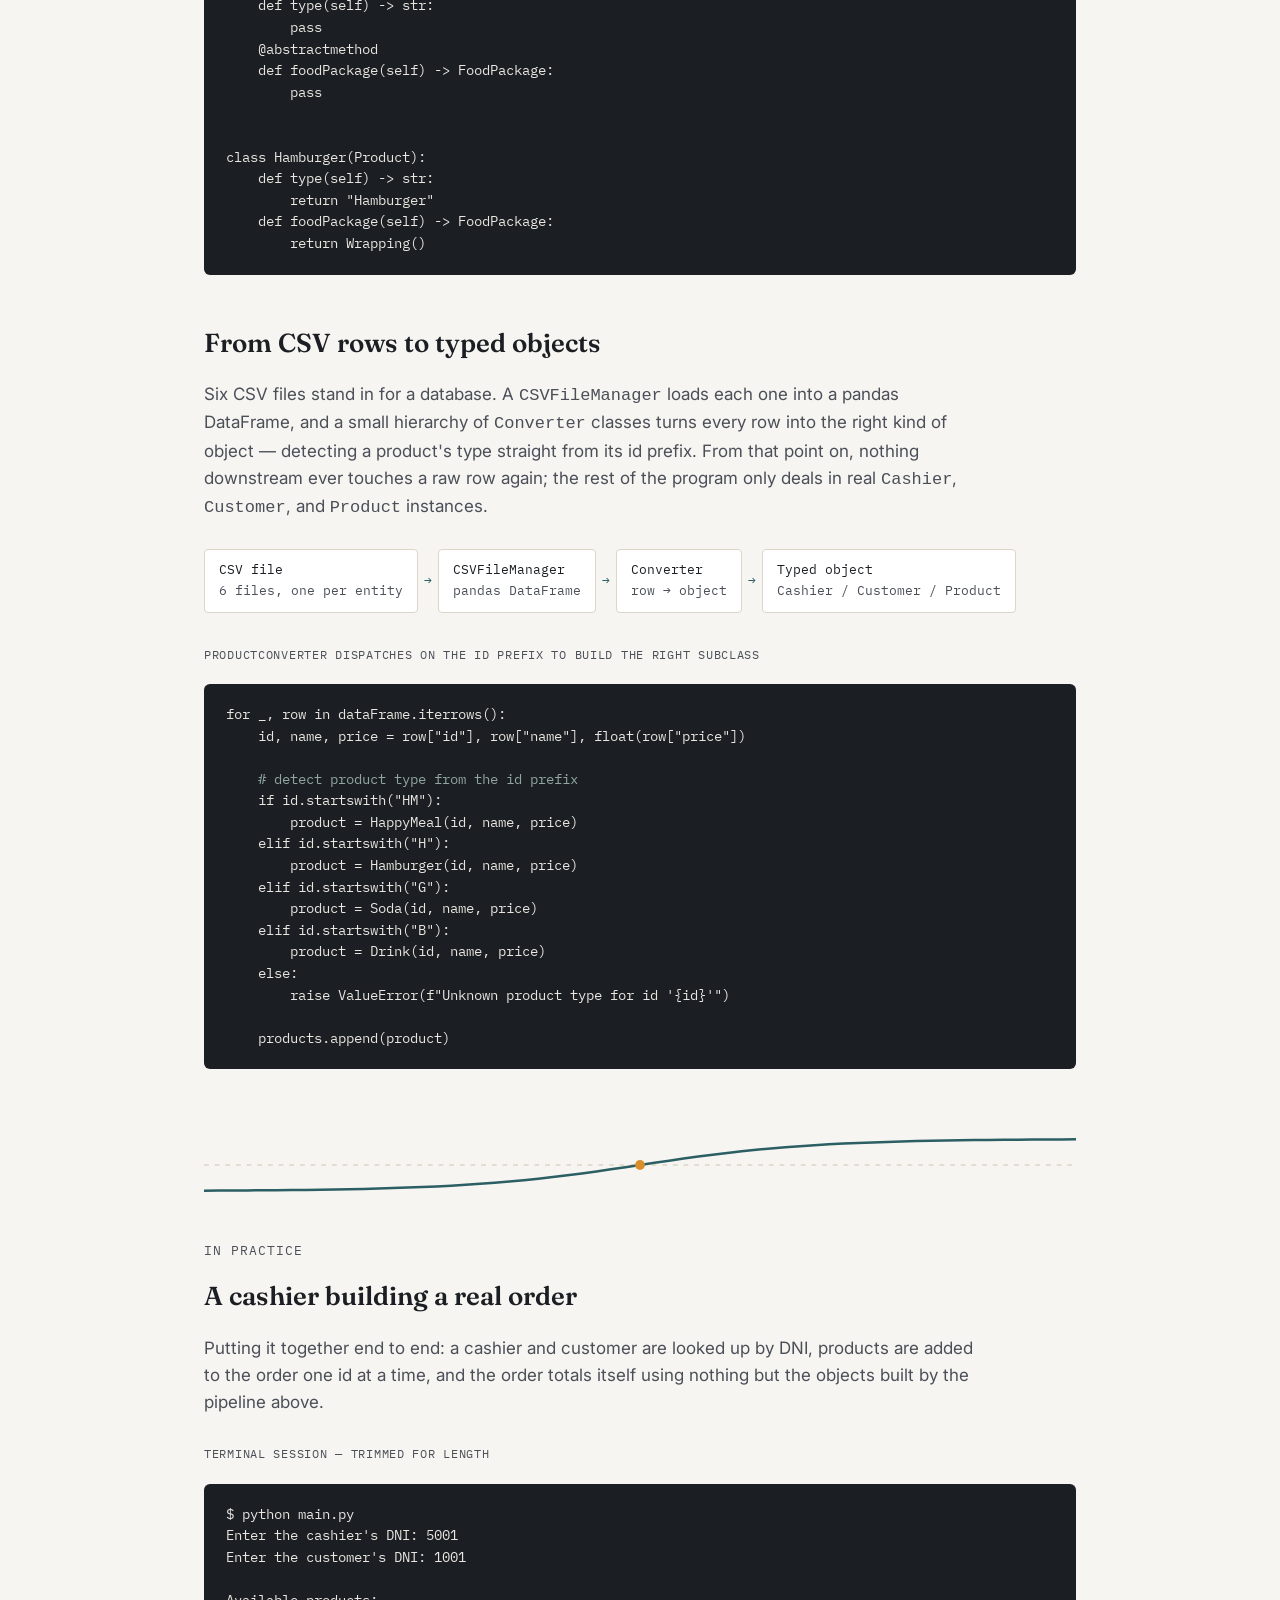
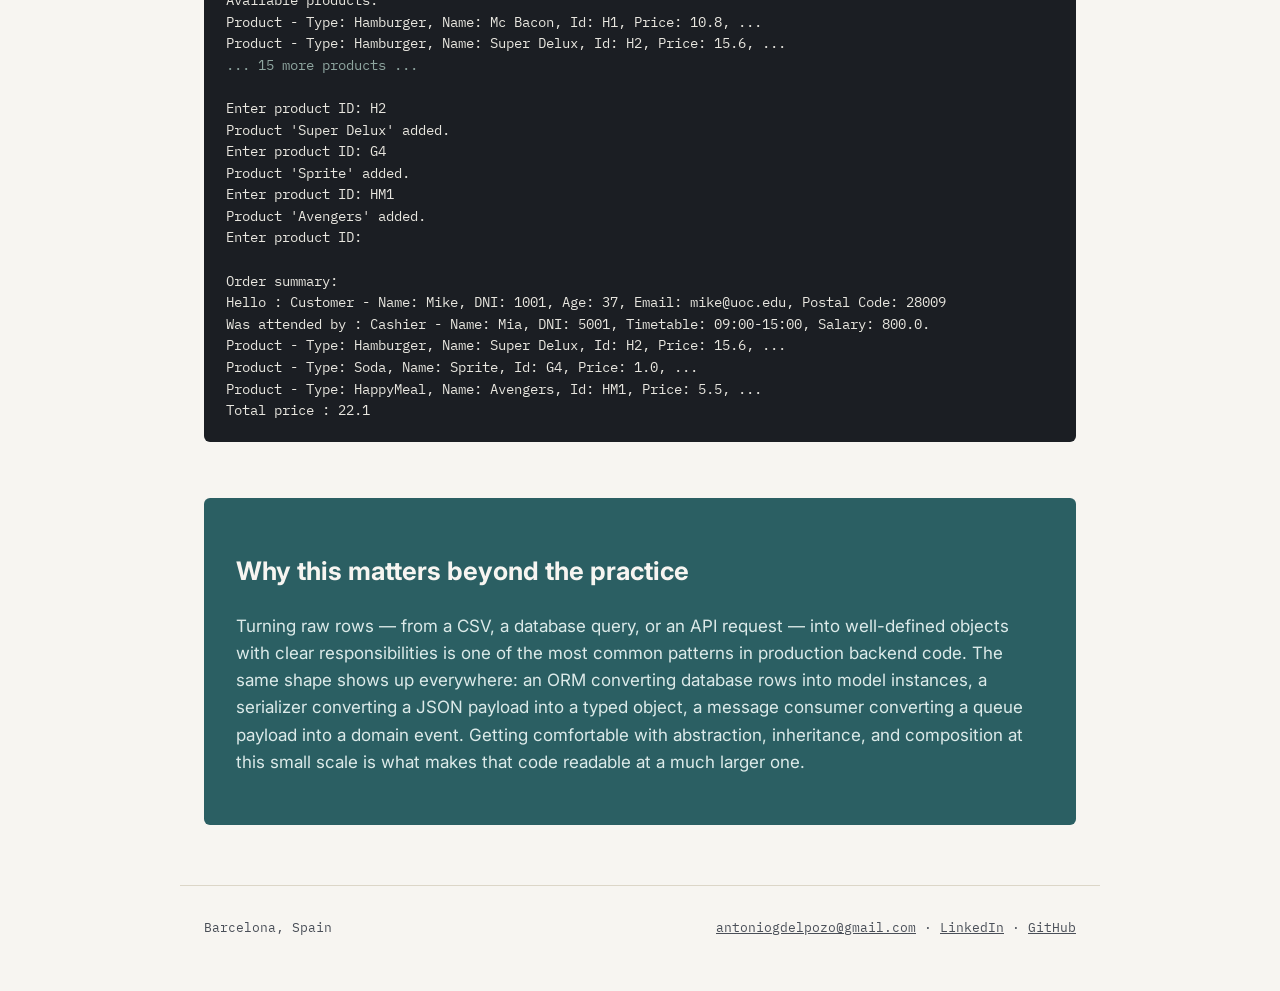
<file: project-fastfood.html>
<!DOCTYPE html>
<html lang="en">
<head>
<meta charset="UTF-8">
<meta name="viewport" content="width=device-width, initial-scale=1.0">
<title>Designing a Fast-Food System in Python — Antonio González</title>
<link rel="preconnect" href="https://fonts.googleapis.com">
<link href="https://fonts.googleapis.com/css2?family=Fraunces:ital,wght@0,500;0,600;1,500&family=Inter:wght@400;500;600&family=IBM+Plex+Mono:wght@400;500&display=swap" rel="stylesheet">
<link rel="stylesheet" href="style.css">
</head>
<body>

<nav class="nav">
  <a href="index.html" class="nav-logo">antonio<b>·</b>gonzalez</a>
  <div class="nav-links">
    <a href="index.html#projects">Projects</a>
    <a href="index.html#about">About</a>
    <a href="mailto:antoniogdelpozo@gmail.com">Contact</a>
  </div>
</nav>

<section class="detail-hero">
  <a href="index.html#projects" class="back-link">← All projects</a>
  <h1>Designing a Fast-Food System in <em>Python</em></h1>

  <div class="meta-row">
    <span class="pill">Python</span>
    <span class="pill">OOP</span>
    <span class="pill">pandas</span>
    <span class="pill">CLI</span>
  </div>

  <div class="link-row">
    <a href="https://github.com/antoniogonzalezdp/antoniogonzalezdp.github.io/tree/main/python-programming" target="_blank">💻 View the code on GitHub</a>
  </div>
</section>

<div class="wrap"><div class="threshold" id="threshold-1"></div></div>

<section class="detail-section">
  <div class="section-label">Problem</div>
  <h2>Turning spreadsheet rows into objects that know what they are</h2>
  <p>Most real systems start out looking like a pile of spreadsheets: a list of cashiers, a list of customers, a handful of product catalogs. The design problem is what happens next — how do you turn each row into something that carries its own behavior, so the rest of the program never has to ask "wait, what kind of row is this?" This project is a small fast-food ordering system built to practice exactly that: reading six CSV files that stand in for a database, and modeling everything they contain — cashiers, customers, hamburgers, sodas, happy meals — as proper objects, built with abstract base classes, inheritance, and composition rather than a wall of if/elif statements.</p>
</section>

<div class="wrap"><div class="threshold" id="threshold-2"></div></div>

<section class="detail-section">
  <div class="section-label">Method</div>
  <h2>Abstract base classes, not conditionals</h2>
  <p>Every core concept — <code>Product</code>, <code>FoodPackage</code>, <code>User</code> — is defined as an abstract base class with the methods every subclass is required to implement. Concrete types then supply their own behavior: a <code>Hamburger</code> knows its own type and packages itself in a paper wrap, a <code>Soda</code> comes in a bottle, a <code>Cashier</code> and a <code>Customer</code> each describe themselves differently despite sharing a common <code>User</code> parent. Every object in the system can describe itself — no external code needs to know its internals to print it.</p>

  <div class="code-label">Product is an abstract base class; each concrete type pairs itself with a FoodPackage</div>
  <div class="code-block">class Product(ABC):
    def __init__(self, id: str, name: str, price: float):
        self.id = id
        self.name = name
        self.price = price

    def describe(self):
        return f"Product - Type: {self.type()}, Name: {self.name}, ...{self.foodPackage().describe()}."

    <span class="cm"># every subclass must implement these two</span>
    @abstractmethod
    def type(self) -> str:
        pass
    @abstractmethod
    def foodPackage(self) -> FoodPackage:
        pass


class Hamburger(Product):
    def type(self) -> str:
        return "Hamburger"
    def foodPackage(self) -> FoodPackage:
        return Wrapping()</div>

  <h2 style="margin-top:48px;">From CSV rows to typed objects</h2>
  <p>Six CSV files stand in for a database. A <code>CSVFileManager</code> loads each one into a pandas DataFrame, and a small hierarchy of <code>Converter</code> classes turns every row into the right kind of object — detecting a product's type straight from its id prefix. From that point on, nothing downstream ever touches a raw row again; the rest of the program only deals in real <code>Cashier</code>, <code>Customer</code>, and <code>Product</code> instances.</p>

  <div class="pipeline" style="margin-top:28px;">
    <div class="step">CSV file<br><span style="font-weight:400;color:var(--ink-soft);">6 files, one per entity</span></div><div class="arrow">→</div>
    <div class="step">CSVFileManager<br><span style="font-weight:400;color:var(--ink-soft);">pandas DataFrame</span></div><div class="arrow">→</div>
    <div class="step">Converter<br><span style="font-weight:400;color:var(--ink-soft);">row → object</span></div><div class="arrow">→</div>
    <div class="step">Typed object<br><span style="font-weight:400;color:var(--ink-soft);">Cashier / Customer / Product</span></div>
  </div>

  <div class="code-label" style="margin-top:32px;">ProductConverter dispatches on the id prefix to build the right subclass</div>
  <div class="code-block">for _, row in dataFrame.iterrows():
    id, name, price = row["id"], row["name"], float(row["price"])

    <span class="cm"># detect product type from the id prefix</span>
    if id.startswith("HM"):
        product = HappyMeal(id, name, price)
    elif id.startswith("H"):
        product = Hamburger(id, name, price)
    elif id.startswith("G"):
        product = Soda(id, name, price)
    elif id.startswith("B"):
        product = Drink(id, name, price)
    else:
        raise ValueError(f"Unknown product type for id '{id}'")

    products.append(product)</div>
</section>

<div class="wrap"><div class="threshold" id="threshold-3"></div></div>

<section class="detail-section">
  <div class="section-label">In practice</div>
  <h2>A cashier building a real order</h2>
  <p>Putting it together end to end: a cashier and customer are looked up by DNI, products are added to the order one id at a time, and the order totals itself using nothing but the objects built by the pipeline above.</p>

  <div class="code-label">Terminal session — trimmed for length</div>
  <div class="code-block">$ python main.py
Enter the cashier's DNI: 5001
Enter the customer's DNI: 1001

Available products:
Product - Type: Hamburger, Name: Mc Bacon, Id: H1, Price: 10.8, ...
Product - Type: Hamburger, Name: Super Delux, Id: H2, Price: 15.6, ...
<span class="cm">... 15 more products ...</span>

Enter product ID: H2
Product 'Super Delux' added.
Enter product ID: G4
Product 'Sprite' added.
Enter product ID: HM1
Product 'Avengers' added.
Enter product ID:

Order summary:
Hello : Customer - Name: Mike, DNI: 1001, Age: 37, Email: mike@uoc.edu, Postal Code: 28009
Was attended by : Cashier - Name: Mia, DNI: 5001, Timetable: 09:00-15:00, Salary: 800.0.
Product - Type: Hamburger, Name: Super Delux, Id: H2, Price: 15.6, ...
Product - Type: Soda, Name: Sprite, Id: G4, Price: 1.0, ...
Product - Type: HappyMeal, Name: Avengers, Id: HM1, Price: 5.5, ...
Total price : 22.1</div>
</section>

<div class="impact-box">
  <h2>Why this matters beyond the practice</h2>
  <p>Turning raw rows — from a CSV, a database query, or an API request — into well-defined objects with clear responsibilities is one of the most common patterns in production backend code. The same shape shows up everywhere: an ORM converting database rows into model instances, a serializer converting a JSON payload into a typed object, a message consumer converting a queue payload into a domain event. Getting comfortable with abstraction, inheritance, and composition at this small scale is what makes that code readable at a much larger one.</p>
</div>

<footer>
  <span>Barcelona, Spain</span>
  <span>
    <a href="mailto:antoniogdelpozo@gmail.com">antoniogdelpozo@gmail.com</a> ·
    <a href="https://www.linkedin.com/in/antonio-gonzález-del-pozo-27b938291" target="_blank">LinkedIn</a> ·
    <a href="https://github.com/" target="_blank">GitHub</a>
  </span>
</footer>

<script>
function drawThreshold(containerId) {
  const el = document.getElementById(containerId);
  if (!el) return;
  const w = 900, h = 64;
  const svgNS = "http://www.w3.org/2000/svg";
  const svg = document.createElementNS(svgNS, "svg");
  svg.setAttribute("viewBox", `0 0 ${w} ${h}`);
  svg.setAttribute("preserveAspectRatio", "none");

  const dash = document.createElementNS(svgNS, "line");
  dash.setAttribute("x1", 0); dash.setAttribute("y1", h/2);
  dash.setAttribute("x2", w); dash.setAttribute("y2", h/2);
  dash.setAttribute("class", "dash");
  svg.appendChild(dash);

  let d = `M 0 ${h-6}`;
  const n = 60;
  for (let i = 0; i <= n; i++) {
    const x = (i/n) * w;
    const t = (i/n - 0.5) * 10;
    const y = h - 6 - (h - 12) / (1 + Math.exp(-t));
    d += ` L ${x.toFixed(1)} ${y.toFixed(1)}`;
  }
  const path = document.createElementNS(svgNS, "path");
  path.setAttribute("d", d);
  path.setAttribute("class", "curve");
  svg.appendChild(path);

  const dot = document.createElementNS(svgNS, "circle");
  dot.setAttribute("cx", w/2); dot.setAttribute("cy", h/2);
  dot.setAttribute("r", 5);
  dot.setAttribute("class", "dot");
  svg.appendChild(dot);

  el.appendChild(svg);
}
drawThreshold("threshold-1");
drawThreshold("threshold-2");
drawThreshold("threshold-3");
</script>

</body>
</html>
</file>
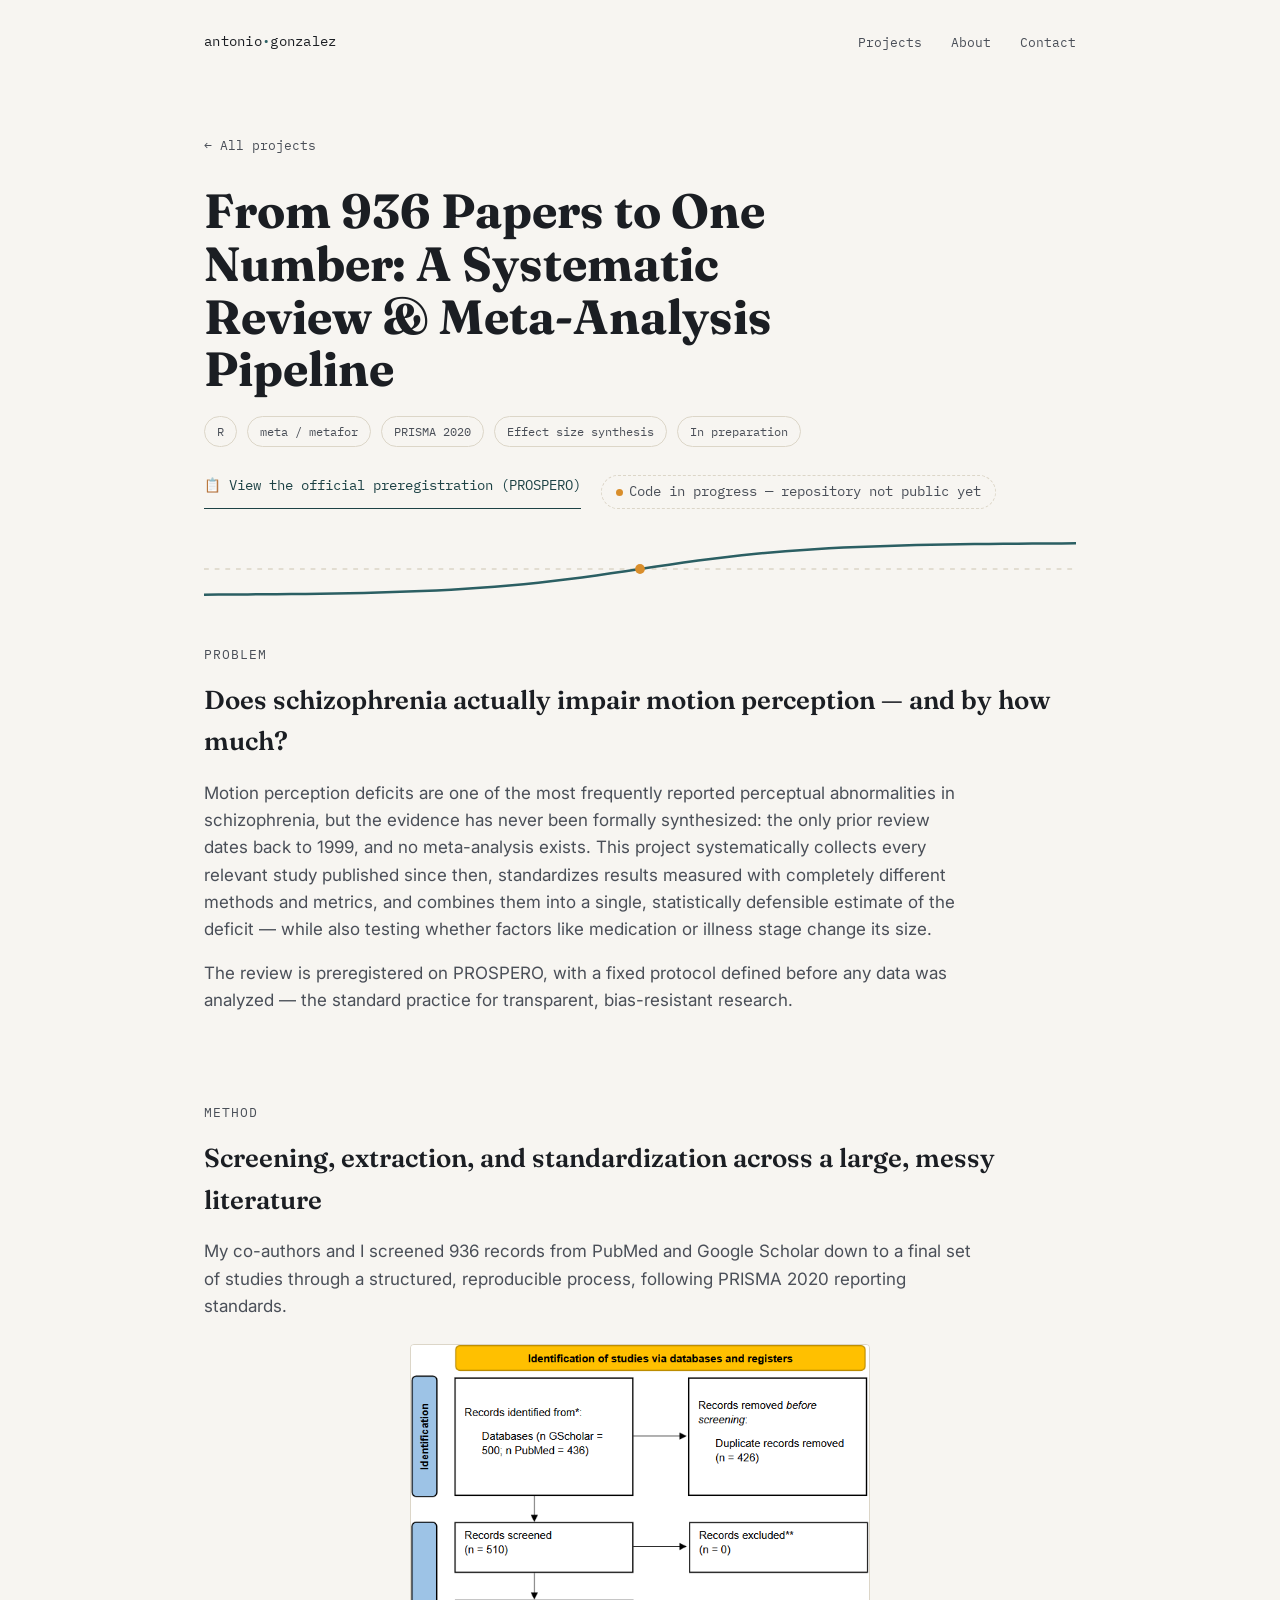
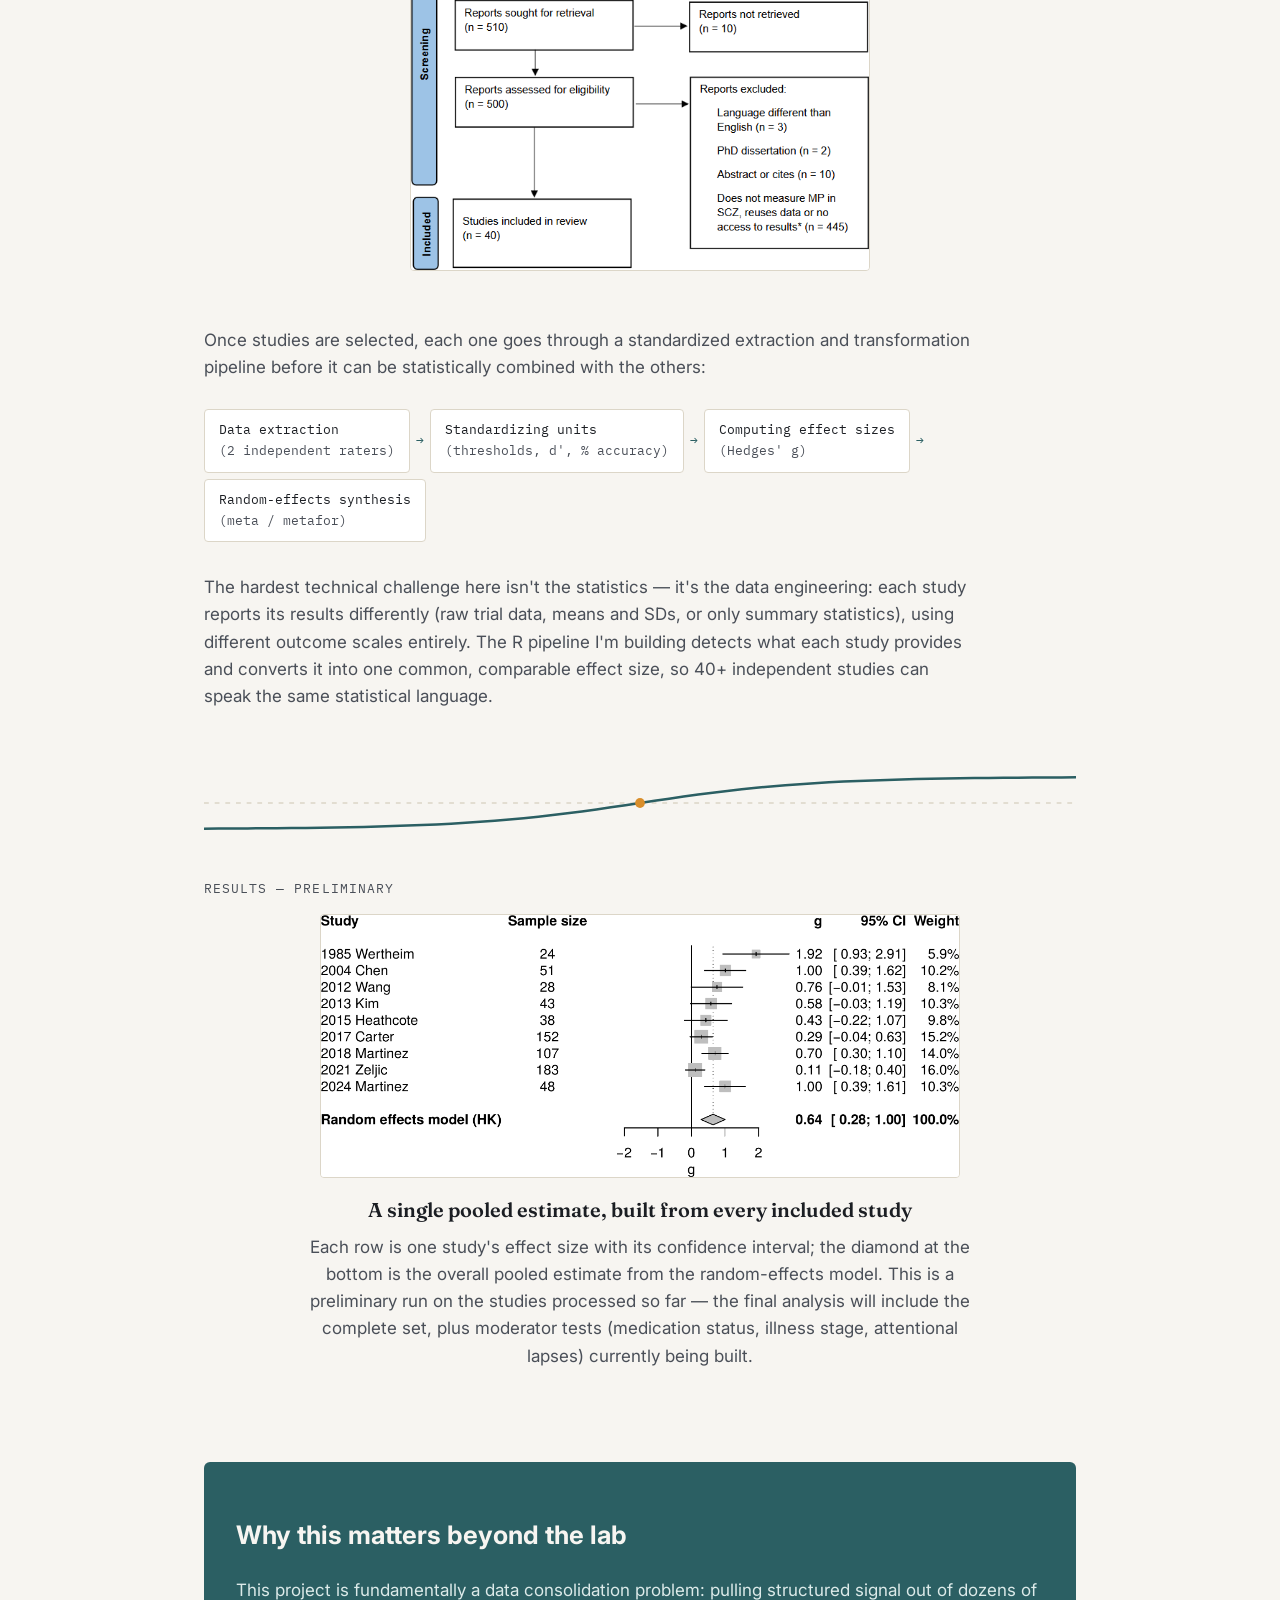
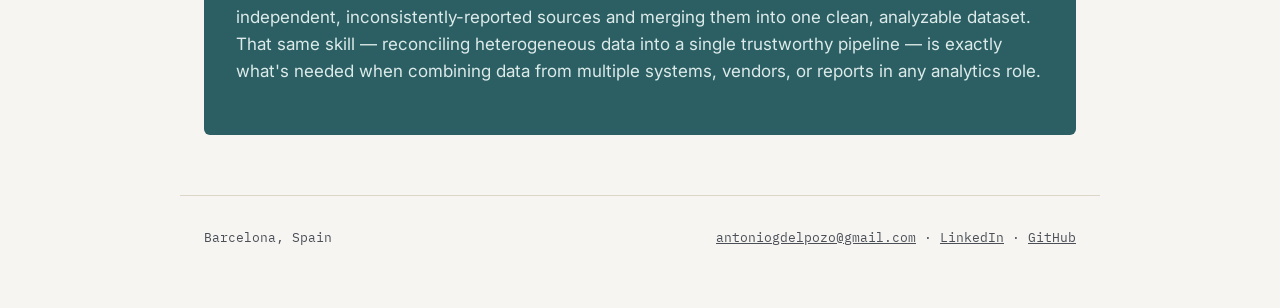
<file: project-metamotion.html>
<!DOCTYPE html>
<html lang="en">
<head>
<meta charset="UTF-8">
<meta name="viewport" content="width=device-width, initial-scale=1.0">
<title>From 936 Papers to One Number — Antonio González</title>
<link rel="preconnect" href="https://fonts.googleapis.com">
<link href="https://fonts.googleapis.com/css2?family=Fraunces:ital,wght@0,500;0,600;1,500&family=Inter:wght@400;500;600&family=IBM+Plex+Mono:wght@400;500&display=swap" rel="stylesheet">
<link rel="stylesheet" href="style.css">
</head>
<body>

<nav class="nav">
  <a href="index.html" class="nav-logo">antonio<b>·</b>gonzalez</a>
  <div class="nav-links">
    <a href="index.html#projects">Projects</a>
    <a href="index.html#about">About</a>
    <a href="mailto:antoniogdelpozo@gmail.com">Contact</a>
  </div>
</nav>

<section class="detail-hero">
  <a href="index.html#projects" class="back-link">← All projects</a>
  <h1>From 936 Papers to One Number: A Systematic Review &amp; Meta-Analysis Pipeline</h1>

  <div class="meta-row">
    <span class="pill">R</span>
    <span class="pill">meta / metafor</span>
    <span class="pill">PRISMA 2020</span>
    <span class="pill">Effect size synthesis</span>
    <span class="pill">In preparation</span>
  </div>

  <div class="link-row">
    <a href="https://www.crd.york.ac.uk/PROSPERO/view/CRD420251074884" target="_blank">📋 View the official preregistration (PROSPERO)</a>
    <span class="code-status"><span class="dot-pulse"></span> Code in progress — repository not public yet</span>
  </div>
</section>

<div class="wrap"><div class="threshold" id="threshold-1"></div></div>

<section class="detail-section">
  <div class="section-label">Problem</div>
  <h2>Does schizophrenia actually impair motion perception — and by how much?</h2>
  <p>Motion perception deficits are one of the most frequently reported perceptual abnormalities in schizophrenia, but the evidence has never been formally synthesized: the only prior review dates back to 1999, and no meta-analysis exists. This project systematically collects every relevant study published since then, standardizes results measured with completely different methods and metrics, and combines them into a single, statistically defensible estimate of the deficit — while also testing whether factors like medication or illness stage change its size.</p>
  <p>The review is preregistered on PROSPERO, with a fixed protocol defined before any data was analyzed — the standard practice for transparent, bias-resistant research.</p>
</section>

<section class="detail-section">
  <div class="section-label">Method</div>
  <h2>Screening, extraction, and standardization across a large, messy literature</h2>
  <p>My co-authors and I screened 936 records from PubMed and Google Scholar down to a final set of studies through a structured, reproducible process, following PRISMA 2020 reporting standards.</p>

  <div class="result-block fig-diagram" style="margin-top:24px;">
    <figure><img src="images/prisma_flow_diagram.png" alt="PRISMA 2020 flow diagram showing the study screening and selection process"></figure>
  </div>

  <p style="margin-top:32px;">Once studies are selected, each one goes through a standardized extraction and transformation pipeline before it can be statistically combined with the others:</p>

  <div class="pipeline">
    <div class="step">Data extraction<br><span style="font-weight:400;color:var(--ink-soft);">(2 independent raters)</span></div><div class="arrow">→</div>
    <div class="step">Standardizing units<br><span style="font-weight:400;color:var(--ink-soft);">(thresholds, d', % accuracy)</span></div><div class="arrow">→</div>
    <div class="step">Computing effect sizes<br><span style="font-weight:400;color:var(--ink-soft);">(Hedges' g)</span></div><div class="arrow">→</div>
    <div class="step">Random-effects synthesis<br><span style="font-weight:400;color:var(--ink-soft);">(meta / metafor)</span></div>
  </div>

  <p style="margin-top:32px;">The hardest technical challenge here isn't the statistics — it's the data engineering: each study reports its results differently (raw trial data, means and SDs, or only summary statistics), using different outcome scales entirely. The R pipeline I'm building detects what each study provides and converts it into one common, comparable effect size, so 40+ independent studies can speak the same statistical language.</p>
</section>

<div class="wrap"><div class="threshold" id="threshold-2"></div></div>

<section class="detail-section">
  <div class="section-label">Results <span style="font-weight:400;color:var(--ink-soft);font-family:var(--mono);font-size:13px;">— preliminary</span></div>

  <div class="result-block fig-forest">
    <figure><img src="images/forest_plot_provisional.png" alt="Provisional forest plot showing effect sizes across included studies with a pooled random-effects estimate"></figure>
    <div class="result-title">A single pooled estimate, built from every included study</div>
    <p>Each row is one study's effect size with its confidence interval; the diamond at the bottom is the overall pooled estimate from the random-effects model. This is a preliminary run on the studies processed so far — the final analysis will include the complete set, plus moderator tests (medication status, illness stage, attentional lapses) currently being built.</p>
  </div>
</section>

<div class="impact-box">
  <h2>Why this matters beyond the lab</h2>
  <p>This project is fundamentally a data consolidation problem: pulling structured signal out of dozens of independent, inconsistently-reported sources and merging them into one clean, analyzable dataset. That same skill — reconciling heterogeneous data into a single trustworthy pipeline — is exactly what's needed when combining data from multiple systems, vendors, or reports in any analytics role.</p>
</div>

<footer>
  <span>Barcelona, Spain</span>
  <span>
    <a href="mailto:antoniogdelpozo@gmail.com">antoniogdelpozo@gmail.com</a> ·
    <a href="https://www.linkedin.com/in/antonio-gonzález-del-pozo-27b938291" target="_blank">LinkedIn</a> ·
    <a href="https://github.com/" target="_blank">GitHub</a>
  </span>
</footer>

<script>
function drawThreshold(containerId) {
  const el = document.getElementById(containerId);
  if (!el) return;
  const w = 900, h = 64;
  const svgNS = "http://www.w3.org/2000/svg";
  const svg = document.createElementNS(svgNS, "svg");
  svg.setAttribute("viewBox", `0 0 ${w} ${h}`);
  svg.setAttribute("preserveAspectRatio", "none");

  const dash = document.createElementNS(svgNS, "line");
  dash.setAttribute("x1", 0); dash.setAttribute("y1", h/2);
  dash.setAttribute("x2", w); dash.setAttribute("y2", h/2);
  dash.setAttribute("class", "dash");
  svg.appendChild(dash);

  let d = `M 0 ${h-6}`;
  const n = 60;
  for (let i = 0; i <= n; i++) {
    const x = (i/n) * w;
    const t = (i/n - 0.5) * 10;
    const y = h - 6 - (h - 12) / (1 + Math.exp(-t));
    d += ` L ${x.toFixed(1)} ${y.toFixed(1)}`;
  }
  const path = document.createElementNS(svgNS, "path");
  path.setAttribute("d", d);
  path.setAttribute("class", "curve");
  svg.appendChild(path);

  const dot = document.createElementNS(svgNS, "circle");
  dot.setAttribute("cx", w/2); dot.setAttribute("cy", h/2);
  dot.setAttribute("r", 5);
  dot.setAttribute("class", "dot");
  svg.appendChild(dot);

  el.appendChild(svg);
}
drawThreshold("threshold-1");
drawThreshold("threshold-2");
</script>

</body>
</html>
</file>
<file: style.css>
/* ============================================
   TOKENS
   ============================================ */
:root {
  --paper: #F7F5F1;
  --paper-dim: #EFEBE3;
  --ink: #1B1E23;
  --ink-soft: #4A4F58;
  --petrol: #2B5F63;
  --petrol-deep: #1D4245;
  --amber: #D98E2B;
  --line: #DCD6C8;

  --display: 'Fraunces', serif;
  --body: 'Inter', sans-serif;
  --mono: 'IBM Plex Mono', monospace;

  --max-w: 920px;
}

* { box-sizing: border-box; }

html { scroll-behavior: smooth; }

body {
  margin: 0;
  background: var(--paper);
  color: var(--ink);
  font-family: var(--body);
  font-size: 17px;
  line-height: 1.6;
  -webkit-font-smoothing: antialiased;
}

img { max-width: 100%; display: block; }

a { color: var(--petrol-deep); }

.wrap {
  max-width: var(--max-w);
  margin: 0 auto;
  padding: 0 24px;
}

/* ============================================
   NAV
   ============================================ */
.nav {
  display: flex;
  justify-content: space-between;
  align-items: center;
  padding: 28px 24px;
  max-width: var(--max-w);
  margin: 0 auto;
}
.nav-logo {
  font-family: var(--mono);
  font-size: 14px;
  letter-spacing: 0.02em;
  text-decoration: none;
  color: var(--ink);
}
.nav-logo b { color: var(--petrol); }
.nav-links a {
  font-family: var(--mono);
  font-size: 13px;
  text-decoration: none;
  color: var(--ink-soft);
  margin-left: 24px;
  transition: color 0.15s;
}
.nav-links a:hover { color: var(--petrol); }

/* ============================================
   THRESHOLD LINE — signature element
   ============================================ */
.threshold {
  width: 100%;
  height: 64px;
  margin: 8px 0;
}
.threshold svg { width: 100%; height: 100%; display: block; }
.threshold .dash {
  stroke: var(--line);
  stroke-width: 1.5;
  stroke-dasharray: 5 6;
}
.threshold .curve {
  stroke: var(--petrol);
  stroke-width: 2.5;
  fill: none;
}
.threshold .dot {
  fill: var(--amber);
}

/* ============================================
   HERO
   ============================================ */
.hero {
  padding: 60px 24px 20px;
  max-width: var(--max-w);
  margin: 0 auto;
}
.hero-eyebrow {
  font-family: var(--mono);
  font-size: 13px;
  color: var(--petrol);
  text-transform: uppercase;
  letter-spacing: 0.08em;
  margin-bottom: 18px;
}
.hero h1 {
  font-family: var(--display);
  font-weight: 600;
  font-size: clamp(2.4rem, 5vw, 3.6rem);
  line-height: 1.08;
  margin: 0 0 22px;
  max-width: 14ch;
}
.hero h1 em {
  font-style: italic;
  color: var(--petrol);
}
.hero p.lede {
  font-size: 19px;
  color: var(--ink-soft);
  max-width: 56ch;
  margin: 0 0 8px;
}

/* ============================================
   SECTION HEADERS
   ============================================ */
.section-label {
  font-family: var(--mono);
  font-size: 13px;
  color: var(--ink-soft);
  text-transform: uppercase;
  letter-spacing: 0.08em;
  margin-bottom: 14px;
}

/* ============================================
   PROJECT GRID
   ============================================ */
.projects {
  padding: 40px 24px 80px;
  max-width: var(--max-w);
  margin: 0 auto;
}
.project-grid {
  display: grid;
  grid-template-columns: 1fr;
  gap: 18px;
  margin-top: 20px;
}
.card {
  display: block;
  text-decoration: none;
  color: inherit;
  border: 1px solid var(--line);
  border-radius: 4px;
  padding: 28px;
  background: white;
  transition: border-color 0.15s, transform 0.15s;
  position: relative;
}
.card:hover {
  border-color: var(--petrol);
  transform: translateY(-2px);
}
.card-tag {
  font-family: var(--mono);
  font-size: 12px;
  color: var(--petrol);
  text-transform: uppercase;
  letter-spacing: 0.06em;
  margin-bottom: 10px;
}
.card h3 {
  font-family: var(--display);
  font-size: 26px;
  margin: 0 0 10px;
  font-weight: 600;
}
.card p {
  color: var(--ink-soft);
  margin: 0 0 14px;
  font-size: 15.5px;
}
.card-stack {
  font-family: var(--mono);
  font-size: 12px;
  color: var(--ink-soft);
}
.card.disabled {
  opacity: 0.5;
  cursor: default;
}
.card.disabled:hover { transform: none; border-color: var(--line); }

/* ============================================
   FOOTER
   ============================================ */
footer {
  border-top: 1px solid var(--line);
  padding: 32px 24px 60px;
  max-width: var(--max-w);
  margin: 0 auto;
  font-family: var(--mono);
  font-size: 13px;
  color: var(--ink-soft);
  display: flex;
  justify-content: space-between;
  flex-wrap: wrap;
  gap: 12px;
}
footer a { color: var(--ink-soft); }
footer a:hover { color: var(--petrol); }

/* ============================================
   PROJECT DETAIL PAGE
   ============================================ */
.detail-hero {
  padding: 48px 24px 10px;
  max-width: var(--max-w);
  margin: 0 auto;
}
.back-link {
  font-family: var(--mono);
  font-size: 13px;
  text-decoration: none;
  color: var(--ink-soft);
  display: inline-block;
  margin-bottom: 28px;
}
.back-link:hover { color: var(--petrol); }

.detail-hero h1 {
  font-family: var(--display);
  font-size: clamp(2rem, 4.4vw, 3rem);
  line-height: 1.1;
  margin: 0 0 20px;
  max-width: 20ch;
}
.meta-row {
  display: flex;
  gap: 10px;
  flex-wrap: wrap;
  margin-bottom: 28px;
}
.pill {
  font-family: var(--mono);
  font-size: 12px;
  border: 1px solid var(--line);
  border-radius: 20px;
  padding: 5px 12px;
  color: var(--ink-soft);
}
.link-row {
  display: flex;
  gap: 20px;
  margin-bottom: 10px;
  flex-wrap: wrap;
}
.link-row a {
  font-family: var(--mono);
  font-size: 13.5px;
  text-decoration: none;
  color: var(--petrol-deep);
  border-bottom: 1px solid var(--petrol-deep);
  padding-bottom: 2px;
}

.detail-section {
  max-width: var(--max-w);
  margin: 0 auto;
  padding: 36px 24px;
}
.detail-section h2 {
  font-family: var(--display);
  font-size: 26px;
  font-weight: 600;
  margin: 0 0 16px;
}
.detail-section p {
  color: var(--ink-soft);
  max-width: 70ch;
}
.detail-section ul {
  color: var(--ink-soft);
  max-width: 70ch;
  padding-left: 20px;
}
.detail-section li { margin-bottom: 8px; }

.pipeline {
  display: flex;
  align-items: center;
  gap: 6px;
  flex-wrap: wrap;
  margin: 28px 0 8px;
  font-family: var(--mono);
  font-size: 13px;
}
.pipeline .step {
  border: 1px solid var(--line);
  border-radius: 4px;
  padding: 10px 14px;
  background: white;
  color: var(--ink);
}
.pipeline .arrow { color: var(--petrol); }

.result-block {
  margin-bottom: 56px;
}
.result-block figure {
  margin: 0 auto 16px;
  border: 1px solid var(--line);
  border-radius: 4px;
  overflow: hidden;
  background: white;
}
.result-block figure img { width: 100%; display: block; }

/* Panel-count-based sizing: one shared "per-panel" unit so a single
   plot and one panel inside a multi-panel figure read as the same size. */
.result-block.panels-1 figure { max-width: 240px; }
.result-block.panels-2 figure { max-width: 480px; }
.result-block.panels-6 figure { max-width: 720px; }

.result-block.fig-diagram figure { max-width: 460px; }
.result-block.fig-forest figure { max-width: 640px; }
.result-block.fig-wide figure { max-width: 760px; }
.result-block.fig-med figure { max-width: 420px; }
.result-block.fig-med-lg figure { max-width: 520px; }

.result-block.fig-align figure {
  height: 325px;
  max-width: 410px;
  margin: 0 auto 16px;
  display: flex;
  align-items: flex-start;
  justify-content: center;
  overflow: hidden;
  padding: 0;
}
.result-block.fig-align figure img {
  width: 100%;
  height: auto;
  display: block;
}
@media (max-width: 719px) {
  .result-block.fig-align figure { height: 220px; max-width: 300px; }
}

.code-block {
  background: var(--ink);
  color: #E8E6DF;
  border-radius: 6px;
  padding: 20px 22px;
  overflow-x: auto;
  font-family: var(--mono);
  font-size: 13.5px;
  line-height: 1.6;
  margin: 20px 0;
  white-space: pre-wrap;
}
.code-block .cm { color: #8FA6A0; }
.code-label {
  font-family: var(--mono);
  font-size: 12px;
  color: var(--ink-soft);
  text-transform: uppercase;
  letter-spacing: 0.06em;
  margin: 28px 0 4px;
}

.code-status {
  font-family: var(--mono);
  font-size: 13.5px;
  color: var(--ink-soft);
  border: 1px dashed var(--line);
  border-radius: 20px;
  padding: 5px 14px;
  display: inline-flex;
  align-items: center;
  gap: 6px;
}
.code-status .dot-pulse {
  width: 7px; height: 7px; border-radius: 50%;
  background: var(--amber);
  display: inline-block;
}

.result-block .result-title {
  font-family: var(--display);
  font-size: 20px;
  font-weight: 600;
  margin: 0 0 8px;
  text-align: center;
}
.result-block p {
  margin: 0 auto;
  max-width: 60ch;
  text-align: center;
}
.result-pair {
  display: flex;
  flex-wrap: wrap;
  justify-content: center;
  gap: 40px;
  margin-bottom: 56px;
}
.result-pair .result-block { margin-bottom: 0; flex: 0 1 240px; }
.result-pair .result-block.fig-align { flex: 0 1 410px; }

.impact-box {
  background: var(--petrol);
  color: var(--paper);
  border-radius: 6px;
  padding: 32px;
  margin: 0 24px 60px;
  max-width: calc(var(--max-w) - 48px);
  margin-left: auto;
  margin-right: auto;
}
.impact-box h2 { color: var(--paper); }
.impact-box p { color: #DCEAE9; }

@media (min-width: 720px) {
  .project-grid { grid-template-columns: 1fr 1fr; }
}
</file>
